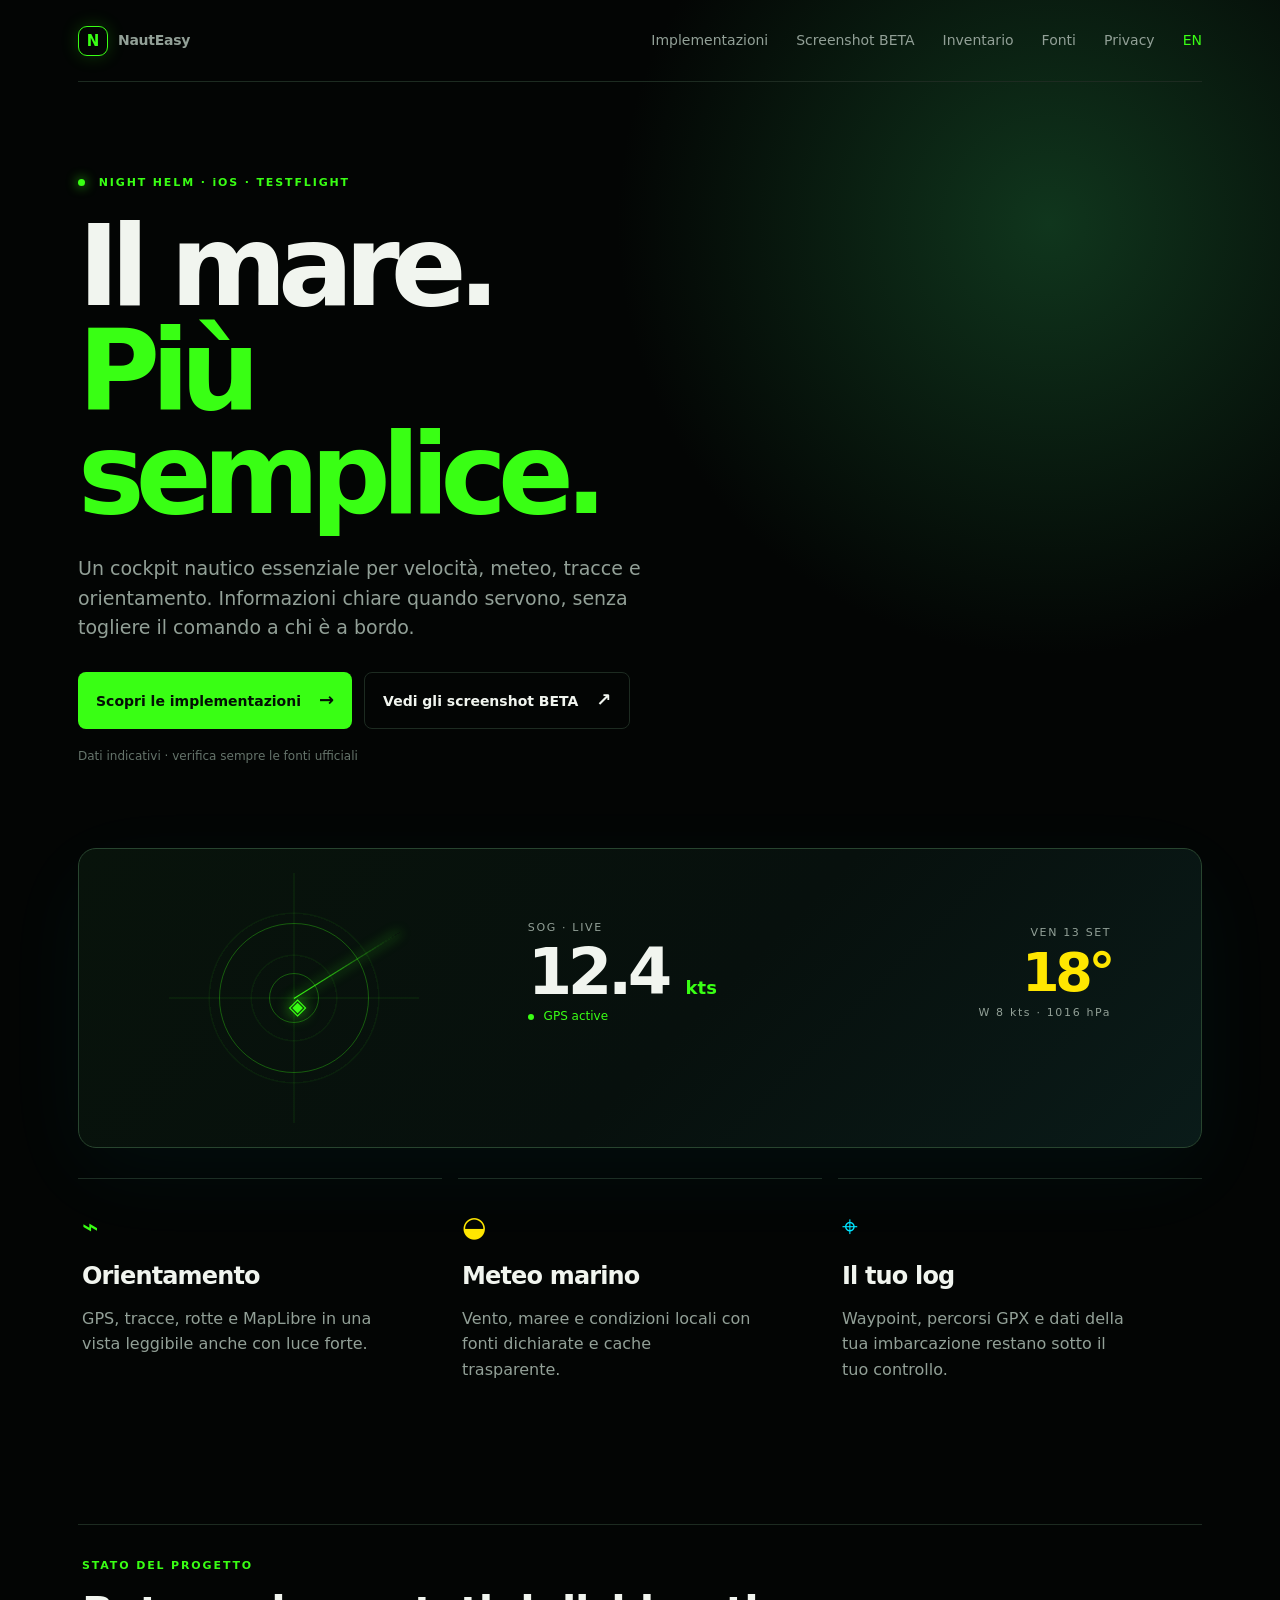
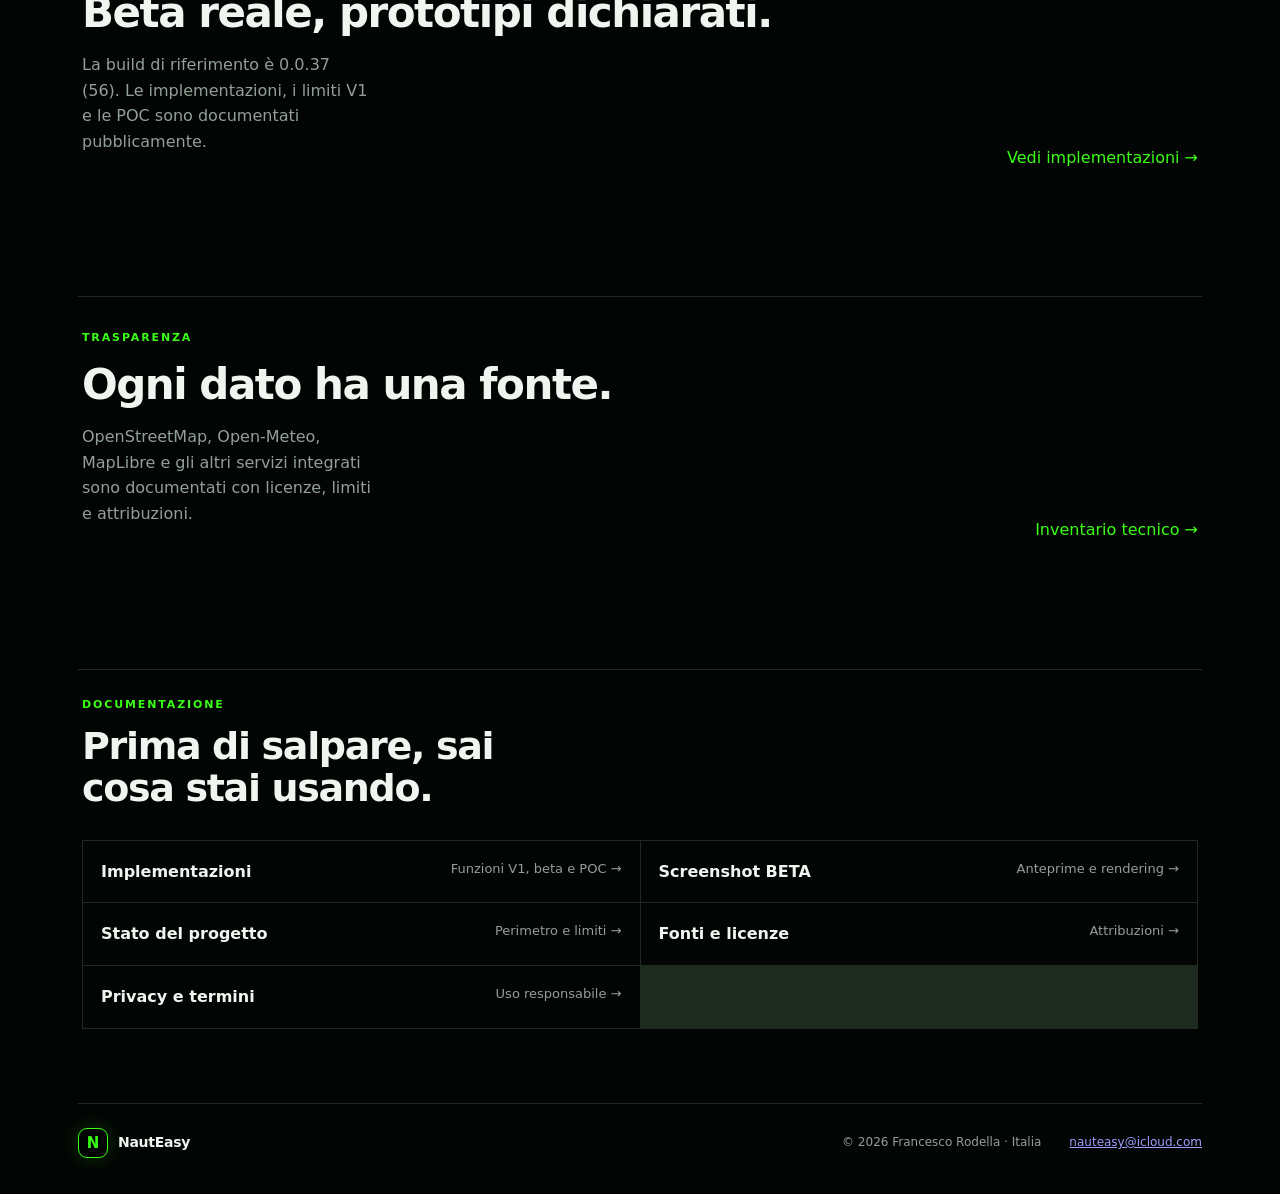
<file: index.html>
<!doctype html><html lang="it"><head><meta charset="utf-8"><meta name="viewport" content="width=device-width,initial-scale=1"><meta name="description" content="NautEasy — cockpit nautico per navigare con più chiarezza."><title>NautEasy — Il mare. Più semplice.</title><link rel="stylesheet" href="styles.css"></head><body><div class="shell"><header class="topbar"><a class="brand" href="index.html"><span class="brand-mark">N</span><span>NautEasy</span></a><nav><a href="implementazioni-it.html">Implementazioni</a><a href="screenshots-it.html">Screenshot BETA</a><a href="inventory-it.html">Inventario</a><a href="references-it.html">Fonti</a><a href="privacy-it.html">Privacy</a><a class="lang" href="index-en.html">EN</a></nav></header><main><section class="hero"><div class="eyebrow"><span class="pulse"></span> NIGHT HELM · iOS · TESTFLIGHT</div><h1>Il mare.<br><em>Più semplice.</em></h1><p class="hero-copy">Un cockpit nautico essenziale per velocità, meteo, tracce e orientamento. Informazioni chiare quando servono, senza togliere il comando a chi è a bordo.</p><div class="hero-actions"><a class="button primary" href="implementazioni-it.html">Scopri le implementazioni <span>→</span></a><a class="button ghost" href="screenshots-it.html">Vedi gli screenshot BETA <span>↗</span></a></div><div class="hero-note">Dati indicativi · verifica sempre le fonti ufficiali</div></section><section class="cockpit-card" aria-label="Anteprima cockpit"><div class="radar"><span class="radar-ring r1"></span><span class="radar-ring r2"></span><span class="radar-line"></span><span class="boat">◈</span></div><div class="telemetry"><span class="label">SOG · LIVE</span><strong>12.4 <small>kts</small></strong><span class="telemetry-line"><i></i> GPS active</span></div><div class="mini-weather"><span>VEN 13 SET</span><strong>18°</strong><span>W 8 kts · 1016 hPa</span></div></section><section class="feature-grid"><article><span class="icon">⌁</span><h2>Orientamento</h2><p>GPS, tracce, rotte e MapLibre in una vista leggibile anche con luce forte.</p></article><article><span class="icon yellow">◒</span><h2>Meteo marino</h2><p>Vento, maree e condizioni locali con fonti dichiarate e cache trasparente.</p></article><article><span class="icon cyan">⌖</span><h2>Il tuo log</h2><p>Waypoint, percorsi GPX e dati della tua imbarcazione restano sotto il tuo controllo.</p></article></section><section class="trust"><div><span class="eyebrow">STATO DEL PROGETTO</span><h2>Beta reale, prototipi dichiarati.</h2><p>La build di riferimento è 0.0.37 (56). Le implementazioni, i limiti V1 e le POC sono documentati pubblicamente.</p></div><a class="text-link" href="implementazioni-it.html">Vedi implementazioni →</a></section><section class="trust"><div><span class="eyebrow">TRASPARENZA</span><h2>Ogni dato ha una fonte.</h2><p>OpenStreetMap, Open-Meteo, MapLibre e gli altri servizi integrati sono documentati con licenze, limiti e attribuzioni.</p></div><a class="text-link" href="inventory-it.html">Inventario tecnico →</a></section><section class="legal"><div class="eyebrow">DOCUMENTAZIONE</div><h2>Prima di salpare, sai cosa stai usando.</h2><div class="legal-links"><a href="implementazioni-it.html"><b>Implementazioni</b><span>Funzioni V1, beta e POC →</span></a><a href="screenshots-it.html"><b>Screenshot BETA</b><span>Anteprime e rendering →</span></a><a href="status-it.html"><b>Stato del progetto</b><span>Perimetro e limiti →</span></a><a href="references-it.html"><b>Fonti e licenze</b><span>Attribuzioni →</span></a><a href="privacy-it.html"><b>Privacy e termini</b><span>Uso responsabile →</span></a></div></section></main><footer><div class="brand"><span class="brand-mark">N</span><span>NautEasy</span></div><span>© 2026 Francesco Rodella · Italia</span><a href="mailto:nauteasy@icloud.com">nauteasy@icloud.com</a></footer></div></body></html>
</file>
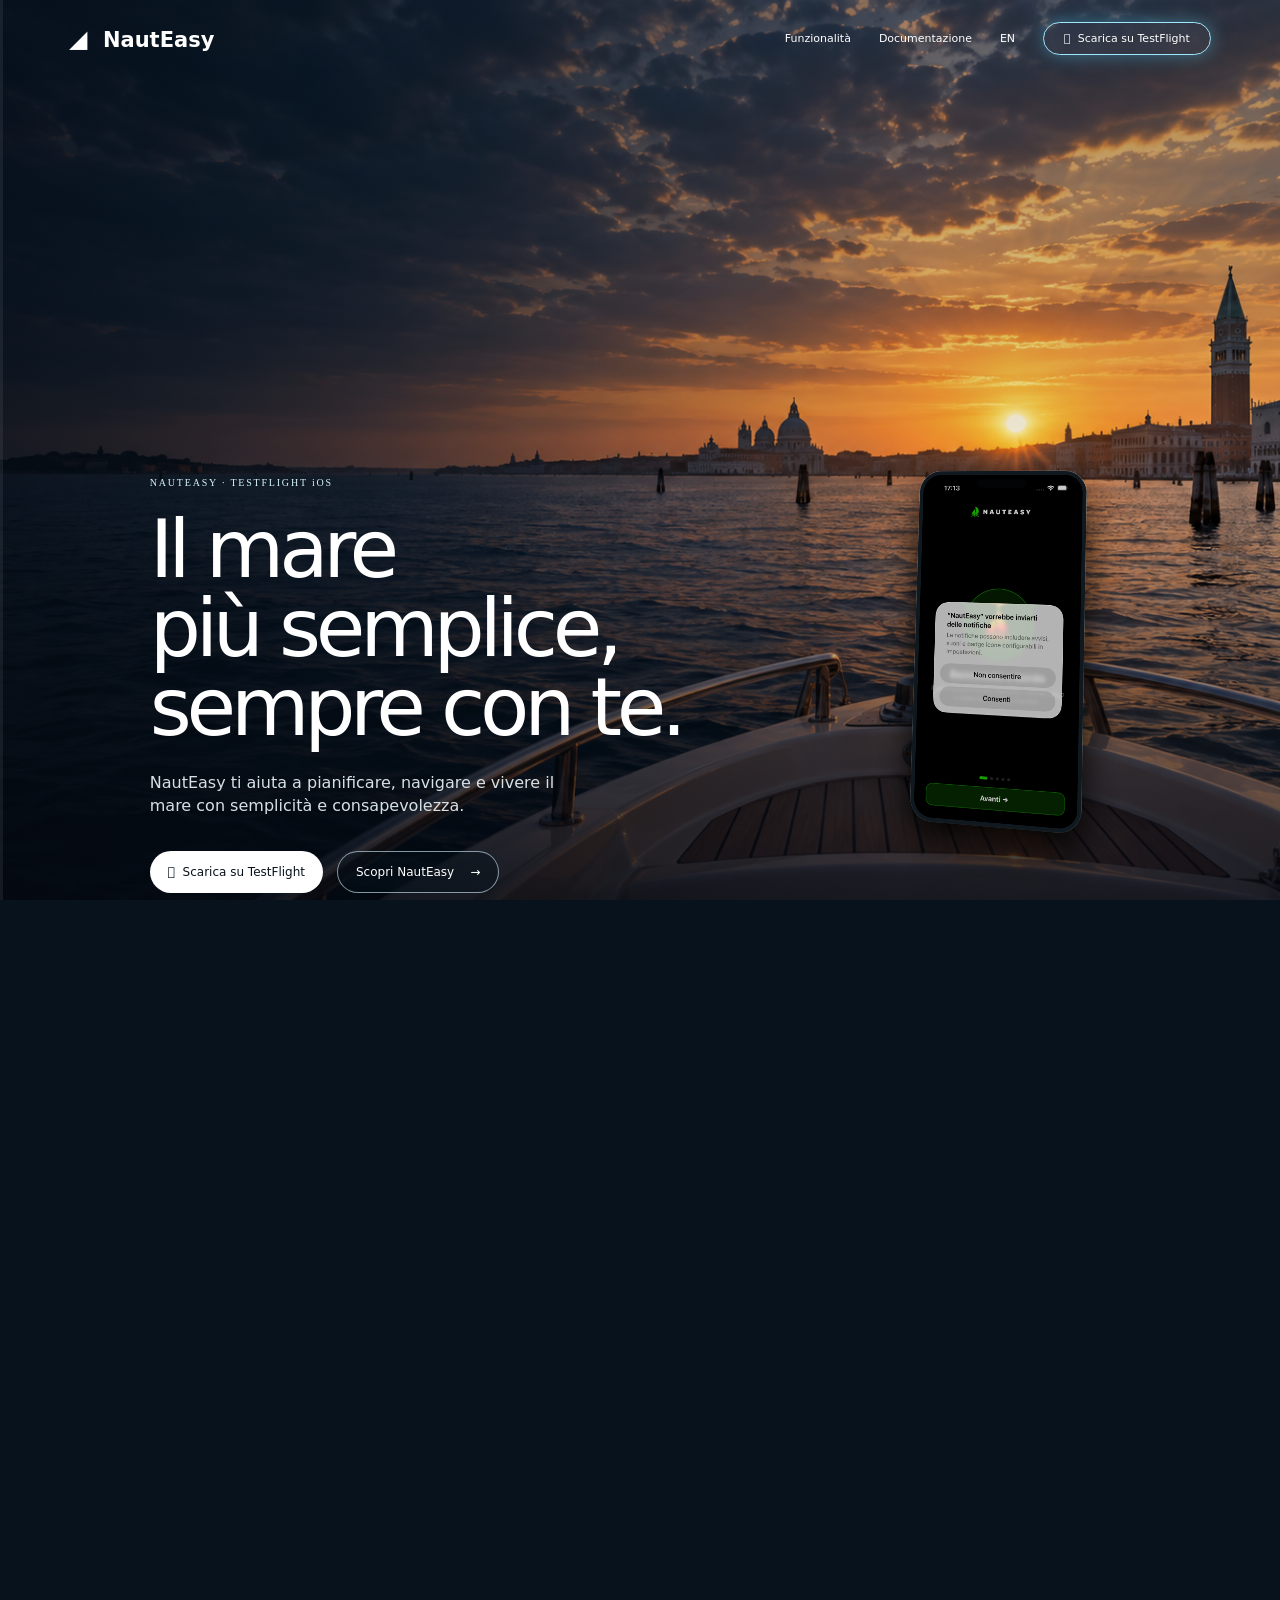
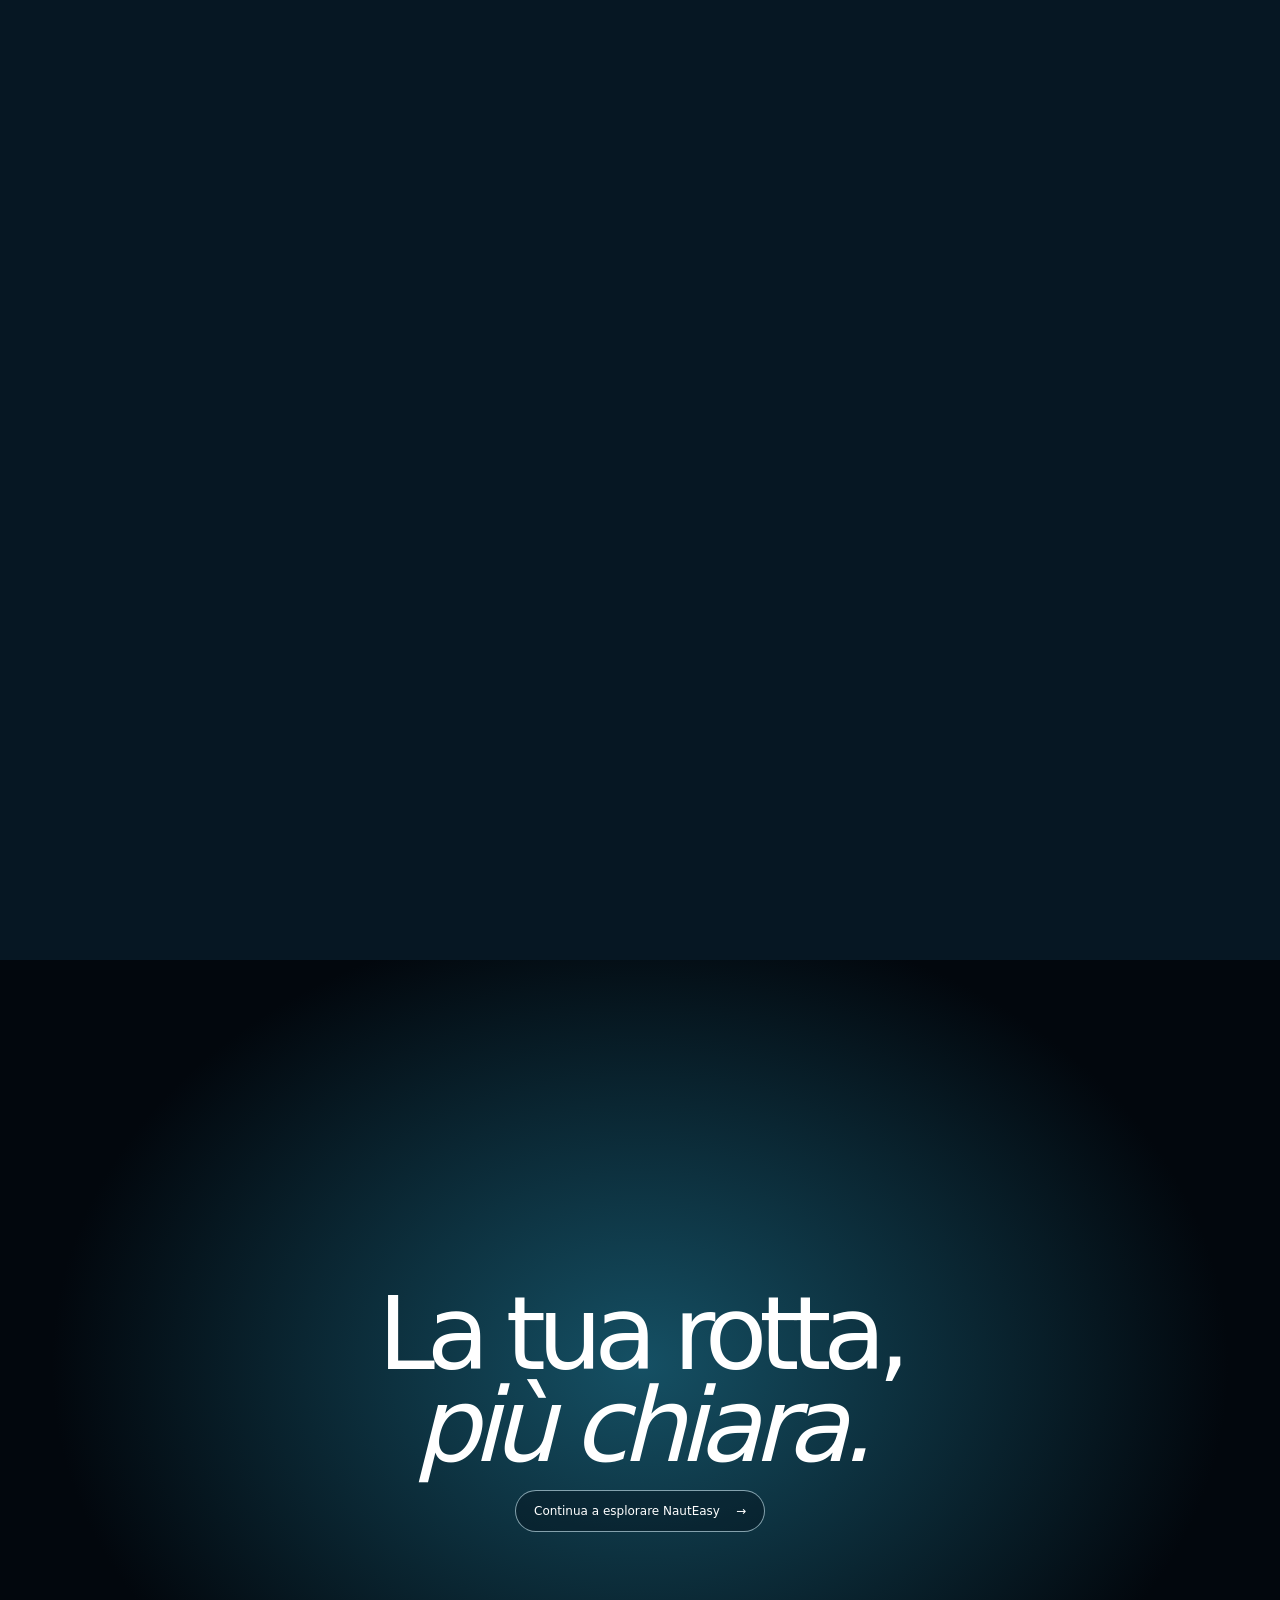
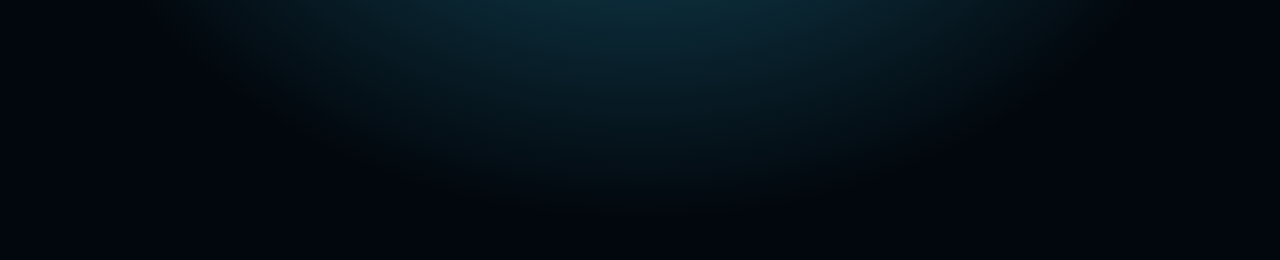
<file: cinematic-poc/index.html>
<!doctype html><html lang="it"><head><meta charset="utf-8"><meta name="viewport" content="width=device-width,initial-scale=1"><meta name="description" content="NautEasy — il mare più semplice."><title>NautEasy — Il mare. Più semplice.</title><link rel="stylesheet" href="styles.css?v=20260917-2"></head><body><div class="progress"><span></span></div><nav><a class="logo" href="../index.html"><span class="sail">◢</span> Naut<span>Easy</span></a><div class="navlinks"><a href="../implementazioni-it.html">Funzionalità</a><a href="../references-it.html">Documentazione</a><a href="../index-en.html">EN</a></div><a class="nav-cta" href="../implementazioni-it.html">&nbsp; Scarica su TestFlight</a></nav><main><section class="scene hero"><div class="hero-placeholder" role="img" aria-label="Hero background temporaneo — fotografia cinematografica Laguna al tramonto"></div><div class="hero-copy"><div class="kicker">NAUTEASY · TESTFLIGHT iOS</div><h1>Il mare<br><em>più semplice,</em><br>sempre con te.</h1><p>NautEasy ti aiuta a pianificare, navigare e vivere il mare con semplicità e consapevolezza.</p><div class="actions"><a class="cta light" href="../implementazioni-it.html">&nbsp; Scarica su TestFlight</a><a class="cta ghost" href="../index.html">Scopri NautEasy <span>→</span></a></div></div><div class="phone"><div class="display"><img class="dashboard" src="assets/dashboard.png?v=20260917-2" alt="Dashboard NautEasy reale"><img class="map" src="assets/map.png?v=20260917-2" alt="Mappa NautEasy reale"></div></div></section><section class="scene map-breakout"><div class="map-full"><div class="map-lines"></div><div class="route"></div><div class="boat-marker">△</div><div class="limit">10 km/h</div></div></section><section class="scene end"><h2>La tua rotta,<br><em>più chiara.</em></h2><a class="cta ghost" href="../index.html">Continua a esplorare NautEasy <span>→</span></a></section></main><script src="script.js?v=20260917-2"></script></body></html>
</file>
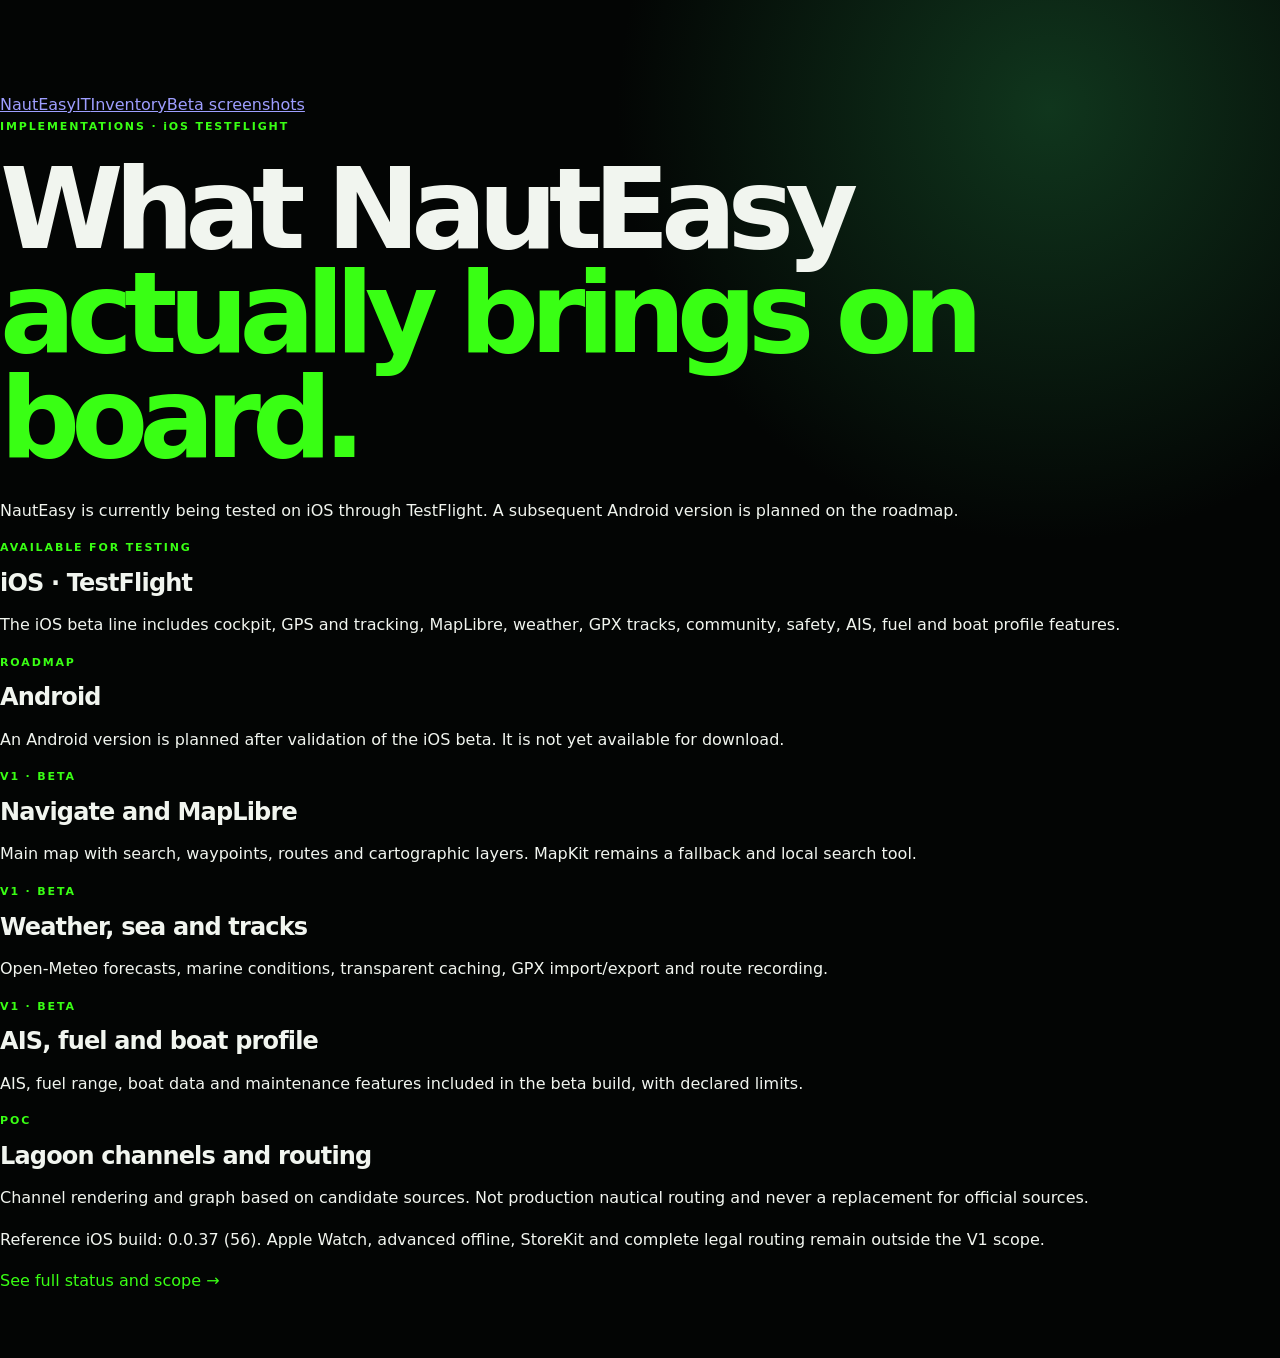
<file: implementazioni-en.html>
<!doctype html><html lang="en"><head><meta charset="utf-8"><meta name="viewport" content="width=device-width,initial-scale=1"><meta name="description" content="NautEasy implementations: iOS TestFlight beta and Android roadmap."><title>Implementations — NautEasy</title><link rel="stylesheet" href="styles.css"></head><body><main><nav><a href="index-en.html">NautEasy</a><a href="implementazioni-it.html">IT</a><a href="inventory-it.html">Inventory</a><a href="screenshots-it.html">Beta screenshots</a></nav><div class="eyebrow">IMPLEMENTATIONS · iOS TESTFLIGHT</div><h1>What NautEasy<br><em>actually brings on board.</em></h1><p class="lead">NautEasy is currently being tested on iOS through TestFlight. A subsequent Android version is planned on the roadmap.</p><section class="status-page-grid"><article class="card"><div class="eyebrow">AVAILABLE FOR TESTING</div><h2>iOS · TestFlight</h2><p>The iOS beta line includes cockpit, GPS and tracking, MapLibre, weather, GPX tracks, community, safety, AIS, fuel and boat profile features.</p></article><article class="card"><div class="eyebrow">ROADMAP</div><h2>Android</h2><p>An Android version is planned after validation of the iOS beta. It is not yet available for download.</p></article><article class="card"><div class="eyebrow">V1 · BETA</div><h2>Navigate and MapLibre</h2><p>Main map with search, waypoints, routes and cartographic layers. MapKit remains a fallback and local search tool.</p></article><article class="card"><div class="eyebrow">V1 · BETA</div><h2>Weather, sea and tracks</h2><p>Open-Meteo forecasts, marine conditions, transparent caching, GPX import/export and route recording.</p></article><article class="card"><div class="eyebrow">V1 · BETA</div><h2>AIS, fuel and boat profile</h2><p>AIS, fuel range, boat data and maintenance features included in the beta build, with declared limits.</p></article><article class="card"><div class="eyebrow">POC</div><h2>Lagoon channels and routing</h2><p>Channel rendering and graph based on candidate sources. Not production nautical routing and never a replacement for official sources.</p></article></section><p class="note">Reference iOS build: 0.0.37 (56). Apple Watch, advanced offline, StoreKit and complete legal routing remain outside the V1 scope.</p><p><a class="text-link" href="status-it.html">See full status and scope →</a></p></main></body></html>
</file>
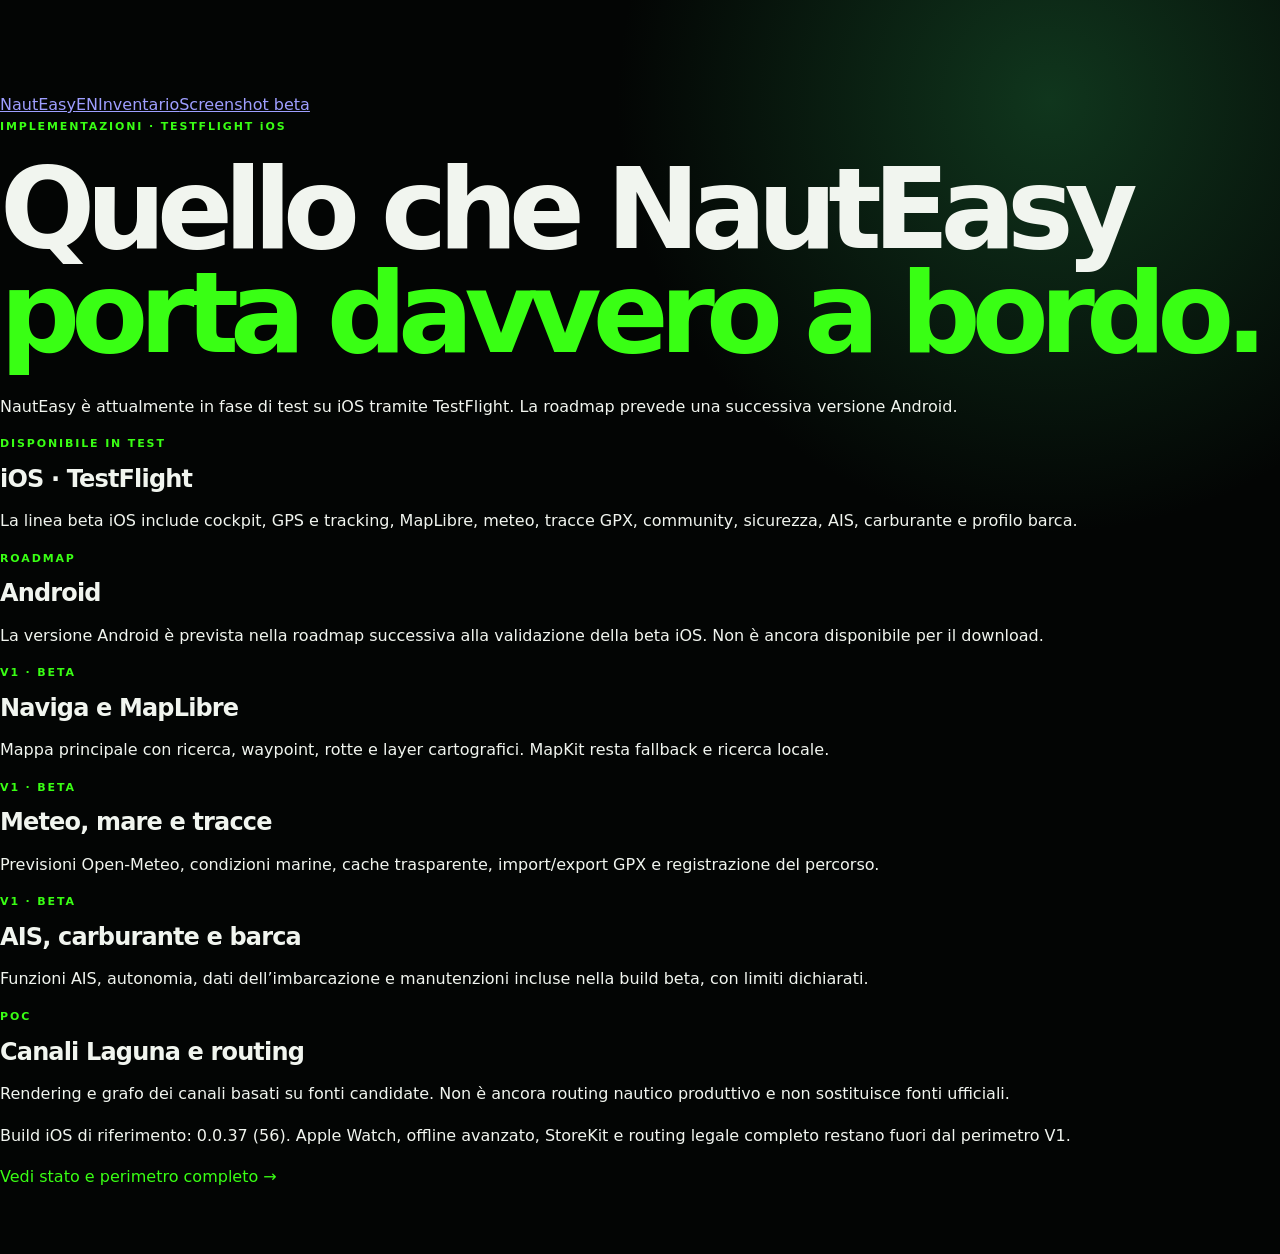
<file: implementazioni-it.html>
<!doctype html><html lang="it"><head><meta charset="utf-8"><meta name="viewport" content="width=device-width,initial-scale=1"><meta name="description" content="Implementazioni NautEasy: app iOS in fase TestFlight e roadmap Android."><title>Implementazioni — NautEasy</title><link rel="stylesheet" href="styles.css"></head><body><main><nav><a href="index.html">NautEasy</a><a href="implementazioni-en.html">EN</a><a href="inventory-it.html">Inventario</a><a href="screenshots-it.html">Screenshot beta</a></nav><div class="eyebrow">IMPLEMENTAZIONI · TESTFLIGHT iOS</div><h1>Quello che NautEasy<br><em>porta davvero a bordo.</em></h1><p class="lead">NautEasy è attualmente in fase di test su iOS tramite TestFlight. La roadmap prevede una successiva versione Android.</p><section class="status-page-grid"><article class="card"><div class="eyebrow">DISPONIBILE IN TEST</div><h2>iOS · TestFlight</h2><p>La linea beta iOS include cockpit, GPS e tracking, MapLibre, meteo, tracce GPX, community, sicurezza, AIS, carburante e profilo barca.</p></article><article class="card"><div class="eyebrow">ROADMAP</div><h2>Android</h2><p>La versione Android è prevista nella roadmap successiva alla validazione della beta iOS. Non è ancora disponibile per il download.</p></article><article class="card"><div class="eyebrow">V1 · BETA</div><h2>Naviga e MapLibre</h2><p>Mappa principale con ricerca, waypoint, rotte e layer cartografici. MapKit resta fallback e ricerca locale.</p></article><article class="card"><div class="eyebrow">V1 · BETA</div><h2>Meteo, mare e tracce</h2><p>Previsioni Open-Meteo, condizioni marine, cache trasparente, import/export GPX e registrazione del percorso.</p></article><article class="card"><div class="eyebrow">V1 · BETA</div><h2>AIS, carburante e barca</h2><p>Funzioni AIS, autonomia, dati dell’imbarcazione e manutenzioni incluse nella build beta, con limiti dichiarati.</p></article><article class="card"><div class="eyebrow">POC</div><h2>Canali Laguna e routing</h2><p>Rendering e grafo dei canali basati su fonti candidate. Non è ancora routing nautico produttivo e non sostituisce fonti ufficiali.</p></article></section><p class="note">Build iOS di riferimento: 0.0.37 (56). Apple Watch, offline avanzato, StoreKit e routing legale completo restano fuori dal perimetro V1.</p><p><a class="text-link" href="status-it.html">Vedi stato e perimetro completo →</a></p></main></body></html>
</file>
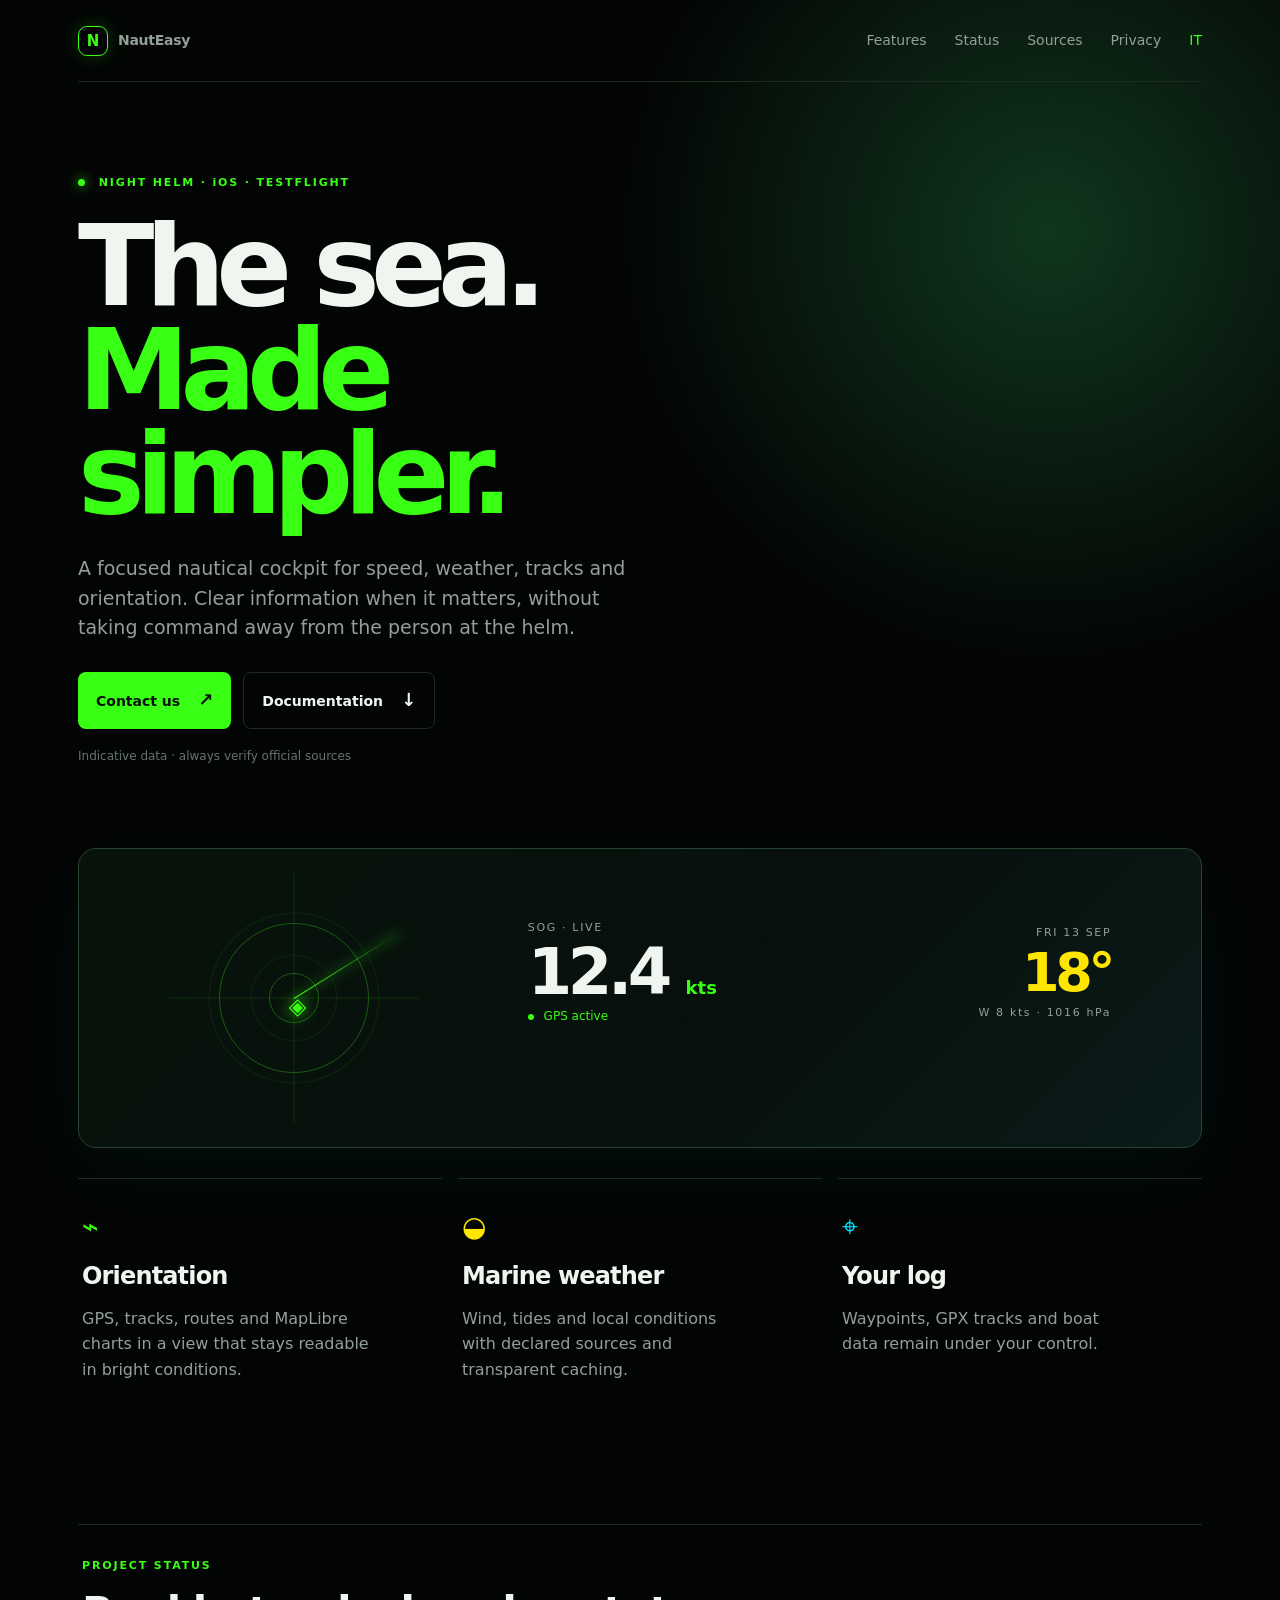
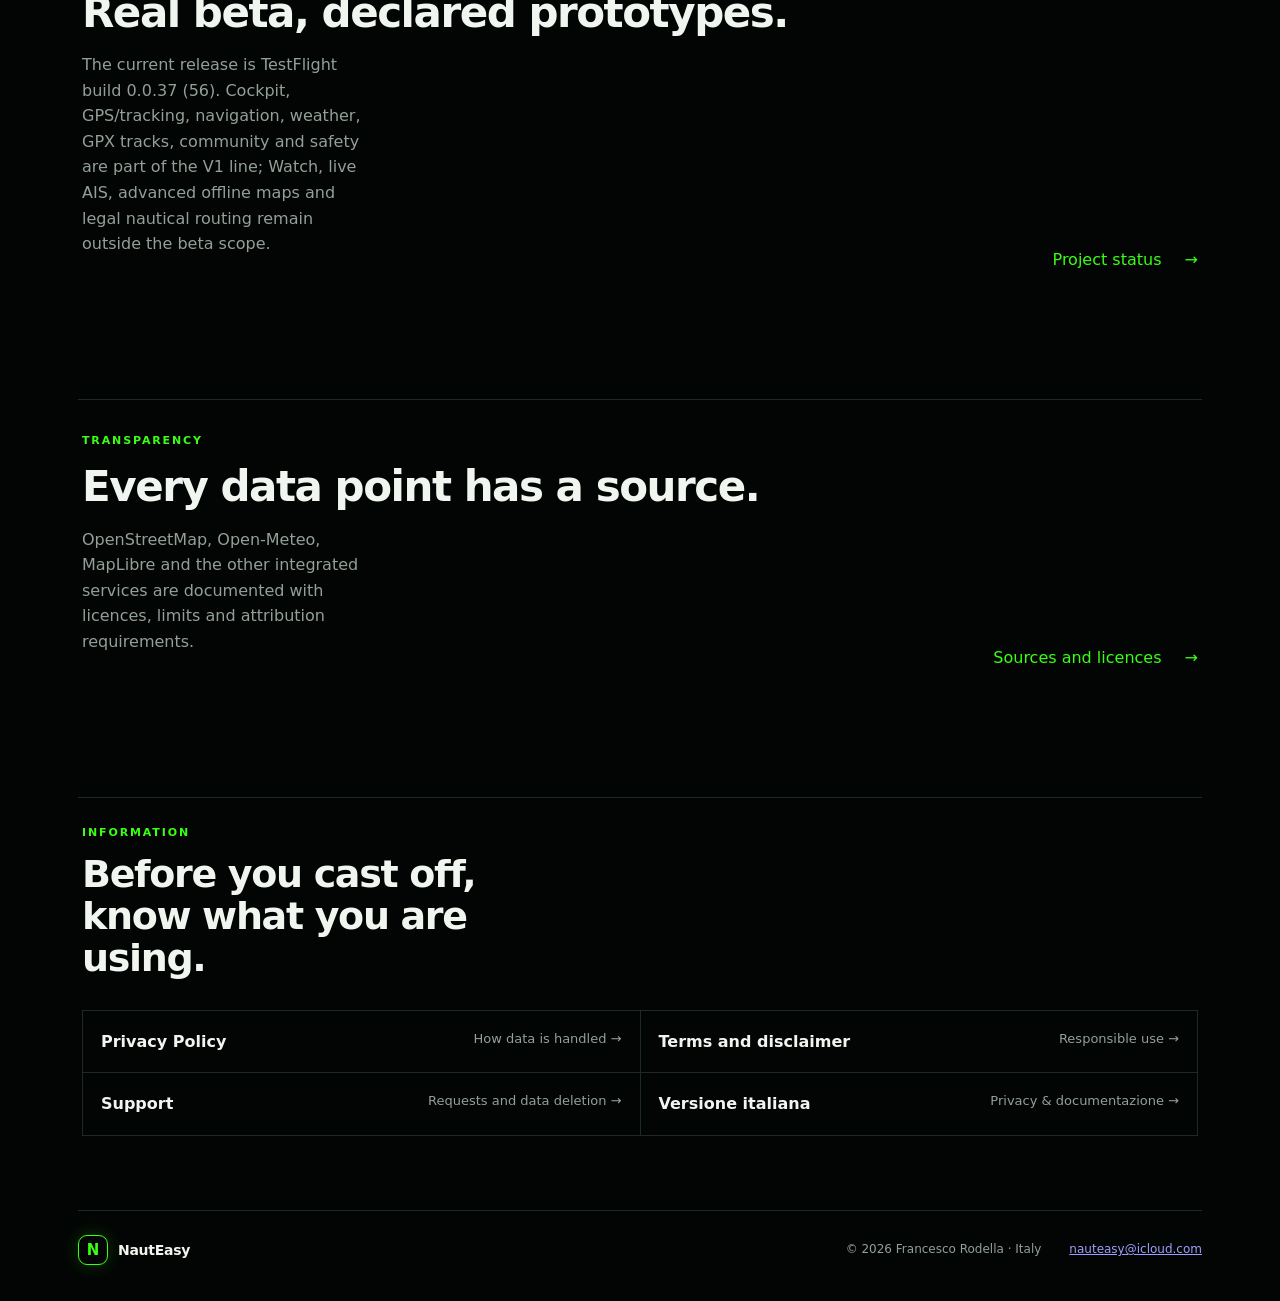
<file: index-en.html>
<!doctype html><html lang="en"><head><meta charset="utf-8"><meta name="viewport" content="width=device-width,initial-scale=1"><meta name="description" content="NautEasy — a clearer cockpit for coastal navigation."><title>NautEasy — Navigate with confidence</title><link rel="stylesheet" href="styles.css"></head><body><div class="shell"><header class="topbar"><a class="brand" href="index-en.html"><span class="brand-mark">N</span><span>NautEasy</span></a><nav><a href="#features">Features</a><a href="#status">Status</a><a href="#trust">Sources</a><a href="privacy-en.html">Privacy</a><a class="lang" href="index.html">IT</a></nav></header><main><section class="hero"><div class="eyebrow"><span class="pulse"></span> NIGHT HELM · iOS · TESTFLIGHT</div><h1>The sea.<br><em>Made simpler.</em></h1><p class="hero-copy">A focused nautical cockpit for speed, weather, tracks and orientation. Clear information when it matters, without taking command away from the person at the helm.</p><div class="hero-actions"><a class="button primary" href="mailto:nauteasy@icloud.com?subject=NautEasy%20support">Contact us <span>↗</span></a><a class="button ghost" href="#legal">Documentation <span>↓</span></a></div><div class="hero-note">Indicative data · always verify official sources</div></section><section class="cockpit-card" aria-label="Cockpit preview"><div class="radar"><span class="radar-ring r1"></span><span class="radar-ring r2"></span><span class="radar-line"></span><span class="boat">◈</span></div><div class="telemetry"><span class="label">SOG · LIVE</span><strong>12.4 <small>kts</small></strong><span class="telemetry-line"><i></i> GPS active</span></div><div class="mini-weather"><span>FRI 13 SEP</span><strong>18°</strong><span>W 8 kts · 1016 hPa</span></div></section><section id="features" class="feature-grid"><article><span class="icon">⌁</span><h2>Orientation</h2><p>GPS, tracks, routes and MapLibre charts in a view that stays readable in bright conditions.</p></article><article><span class="icon yellow">◒</span><h2>Marine weather</h2><p>Wind, tides and local conditions with declared sources and transparent caching.</p></article><article><span class="icon cyan">⌖</span><h2>Your log</h2><p>Waypoints, GPX tracks and boat data remain under your control.</p></article></section><section id="status" class="trust"><div><span class="eyebrow">PROJECT STATUS</span><h2>Real beta, declared prototypes.</h2><p>The current release is TestFlight build 0.0.37 (56). Cockpit, GPS/tracking, navigation, weather, GPX tracks, community and safety are part of the V1 line; Watch, live AIS, advanced offline maps and legal nautical routing remain outside the beta scope.</p></div><a class="text-link" href="status-it.html">Project status <span>→</span></a></section><section id="trust" class="trust"><div><span class="eyebrow">TRANSPARENCY</span><h2>Every data point has a source.</h2><p>OpenStreetMap, Open-Meteo, MapLibre and the other integrated services are documented with licences, limits and attribution requirements.</p></div><a class="text-link" href="references-it.html">Sources and licences <span>→</span></a></section><section id="legal" class="legal"><div class="eyebrow">INFORMATION</div><h2>Before you cast off, know what you are using.</h2><div class="legal-links"><a href="privacy-en.html"><b>Privacy Policy</b><span>How data is handled →</span></a><a href="terms-en.html"><b>Terms and disclaimer</b><span>Responsible use →</span></a><a href="support-it.html"><b>Support</b><span>Requests and data deletion →</span></a><a href="index.html"><b>Versione italiana</b><span>Privacy &amp; documentazione →</span></a></div></section></main><footer><div class="brand"><span class="brand-mark">N</span><span>NautEasy</span></div><span>© 2026 Francesco Rodella · Italy</span><a href="mailto:nauteasy@icloud.com">nauteasy@icloud.com</a></footer></div></body></html>
</file>
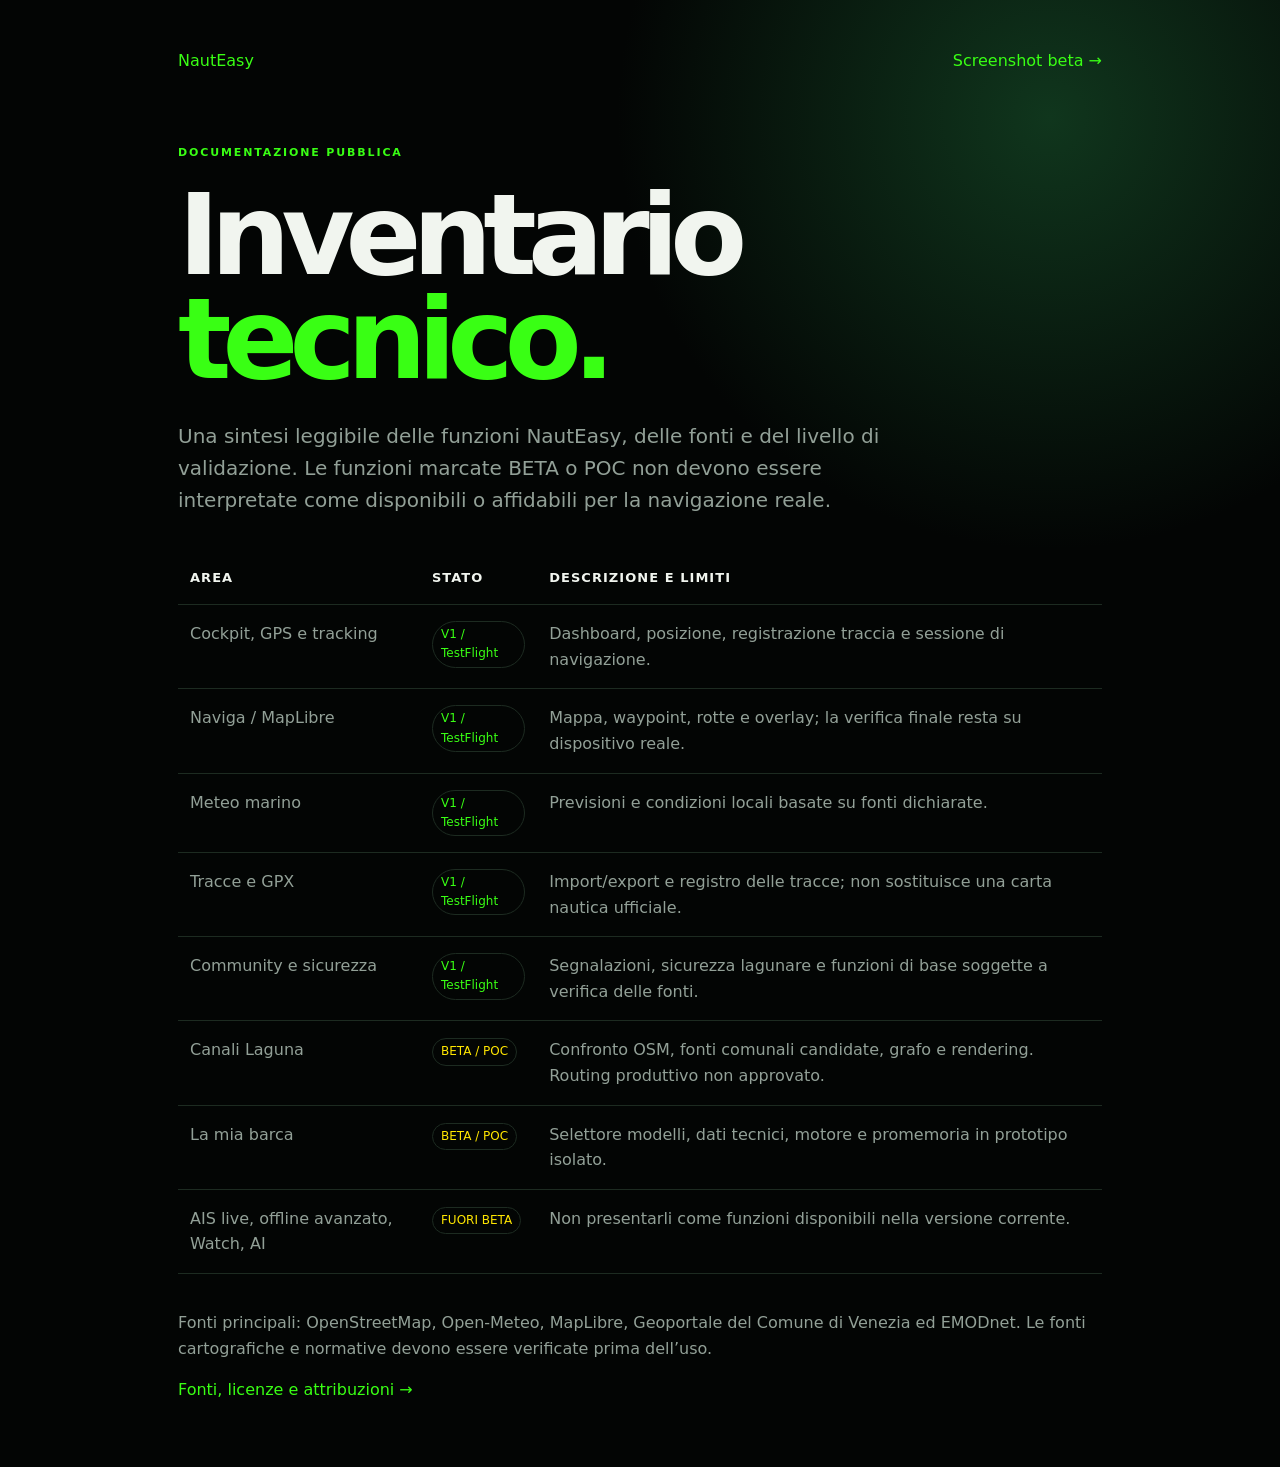
<file: inventory-it.html>
<!doctype html><html lang="it"><head><meta charset="utf-8"><meta name="viewport" content="width=device-width,initial-scale=1"><meta name="description" content="Inventario tecnico pubblico di NautEasy: funzioni, fonti e stato di validazione."><title>Inventario tecnico — NautEasy</title><link rel="stylesheet" href="styles.css"><style>main{max-width:980px;margin:auto;padding:48px 28px}nav{display:flex;justify-content:space-between;margin-bottom:70px}nav a,.text-link{color:var(--green);text-decoration:none}.lead,.note,td{color:var(--muted)}.lead{font-size:20px;max-width:720px}.inventory{width:100%;border-collapse:collapse;margin:36px 0}.inventory th,.inventory td{padding:16px 12px;border-bottom:1px solid var(--line);text-align:left;vertical-align:top}.inventory th{color:var(--text);font-size:13px;text-transform:uppercase;letter-spacing:.08em}.tag{display:inline-block;padding:3px 8px;border:1px solid var(--line);border-radius:999px;color:var(--green);font-size:12px}.tag.beta{color:var(--yellow)}@media(max-width:700px){main{padding:32px 18px;overflow:auto}.inventory{min-width:680px}}
</style></head><body><main><nav><a href="index.html">NautEasy</a><a href="screenshots-it.html">Screenshot beta →</a></nav><div class="eyebrow">DOCUMENTAZIONE PUBBLICA</div><h1>Inventario<br><em>tecnico.</em></h1><p class="lead">Una sintesi leggibile delle funzioni NautEasy, delle fonti e del livello di validazione. Le funzioni marcate BETA o POC non devono essere interpretate come disponibili o affidabili per la navigazione reale.</p><table class="inventory"><thead><tr><th>Area</th><th>Stato</th><th>Descrizione e limiti</th></tr></thead><tbody><tr><td>Cockpit, GPS e tracking</td><td><span class="tag">V1 / TestFlight</span></td><td>Dashboard, posizione, registrazione traccia e sessione di navigazione.</td></tr><tr><td>Naviga / MapLibre</td><td><span class="tag">V1 / TestFlight</span></td><td>Mappa, waypoint, rotte e overlay; la verifica finale resta su dispositivo reale.</td></tr><tr><td>Meteo marino</td><td><span class="tag">V1 / TestFlight</span></td><td>Previsioni e condizioni locali basate su fonti dichiarate.</td></tr><tr><td>Tracce e GPX</td><td><span class="tag">V1 / TestFlight</span></td><td>Import/export e registro delle tracce; non sostituisce una carta nautica ufficiale.</td></tr><tr><td>Community e sicurezza</td><td><span class="tag">V1 / TestFlight</span></td><td>Segnalazioni, sicurezza lagunare e funzioni di base soggette a verifica delle fonti.</td></tr><tr><td>Canali Laguna</td><td><span class="tag beta">BETA / POC</span></td><td>Confronto OSM, fonti comunali candidate, grafo e rendering. Routing produttivo non approvato.</td></tr><tr><td>La mia barca</td><td><span class="tag beta">BETA / POC</span></td><td>Selettore modelli, dati tecnici, motore e promemoria in prototipo isolato.</td></tr><tr><td>AIS live, offline avanzato, Watch, AI</td><td><span class="tag beta">FUORI BETA</span></td><td>Non presentarli come funzioni disponibili nella versione corrente.</td></tr></tbody></table><p class="note">Fonti principali: OpenStreetMap, Open-Meteo, MapLibre, Geoportale del Comune di Venezia ed EMODnet. Le fonti cartografiche e normative devono essere verificate prima dell’uso.</p><p><a class="text-link" href="references-it.html">Fonti, licenze e attribuzioni →</a></p></main></body></html>
</file>
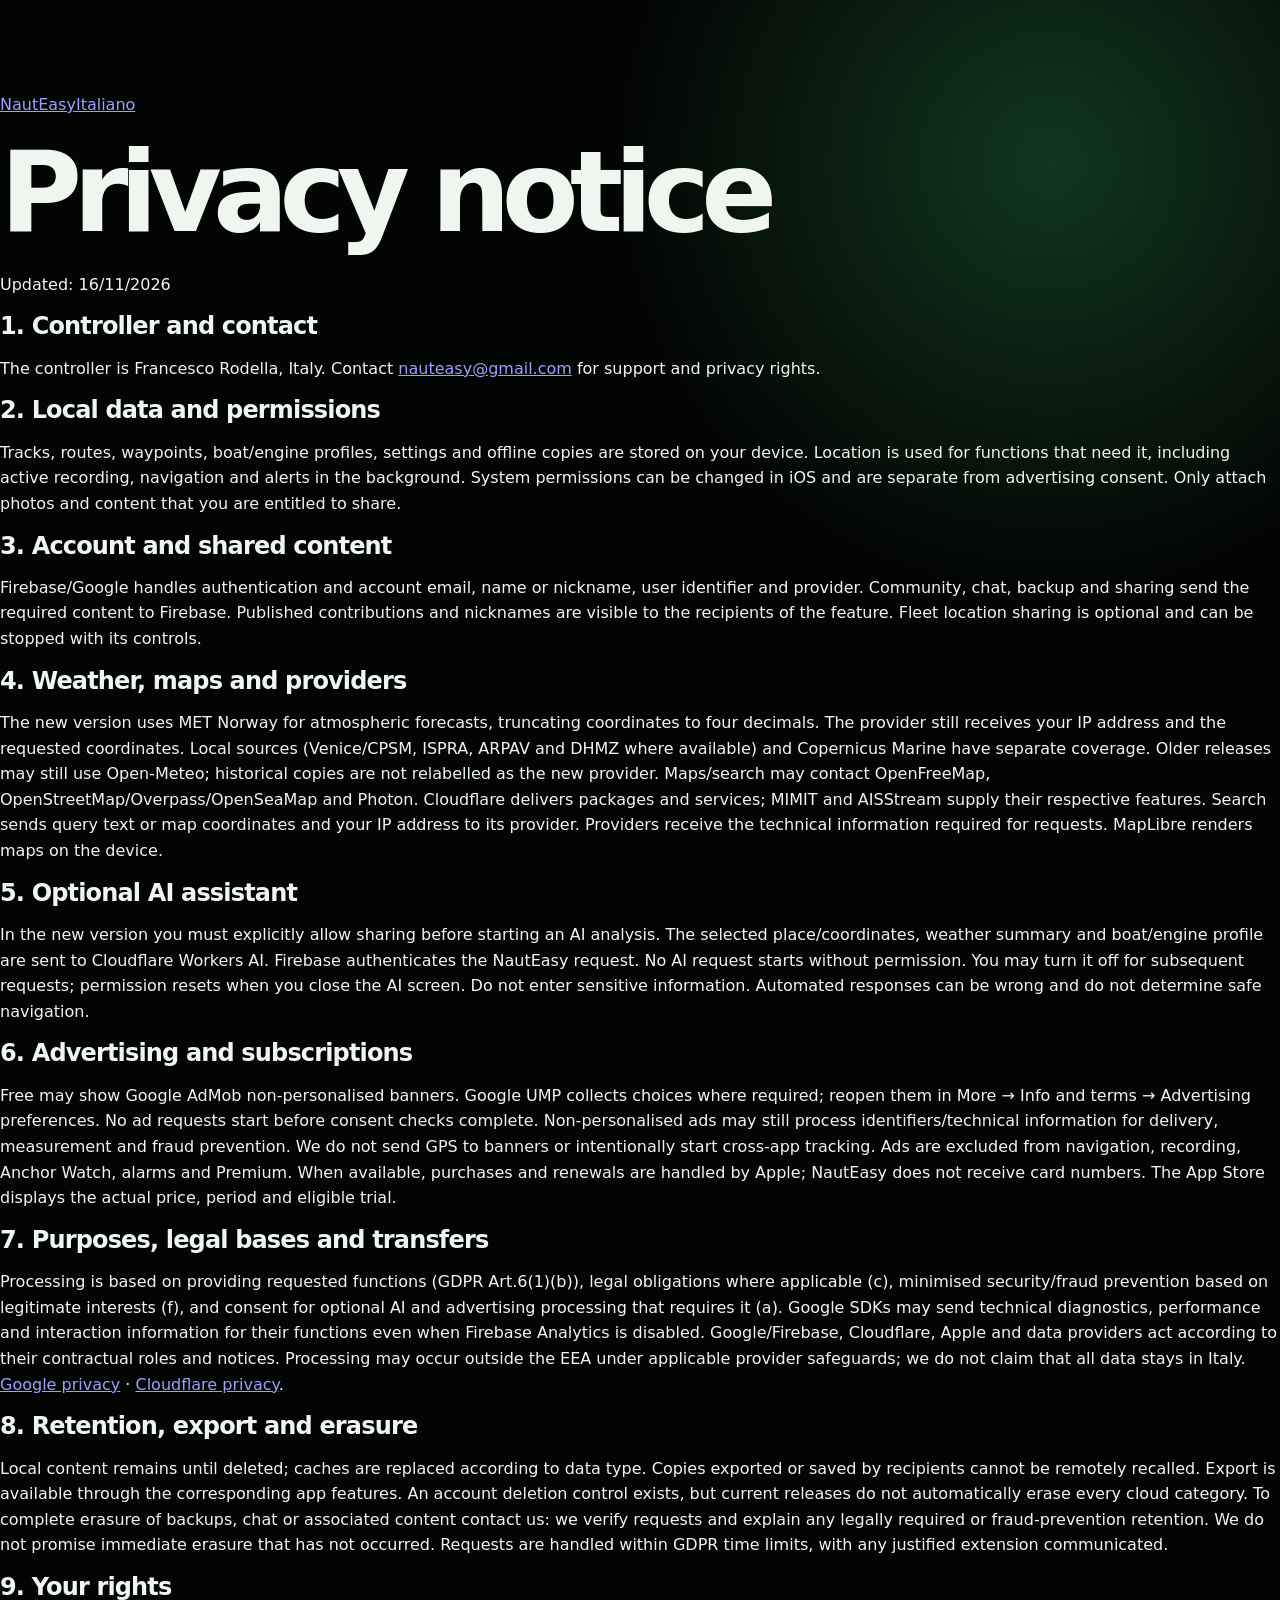
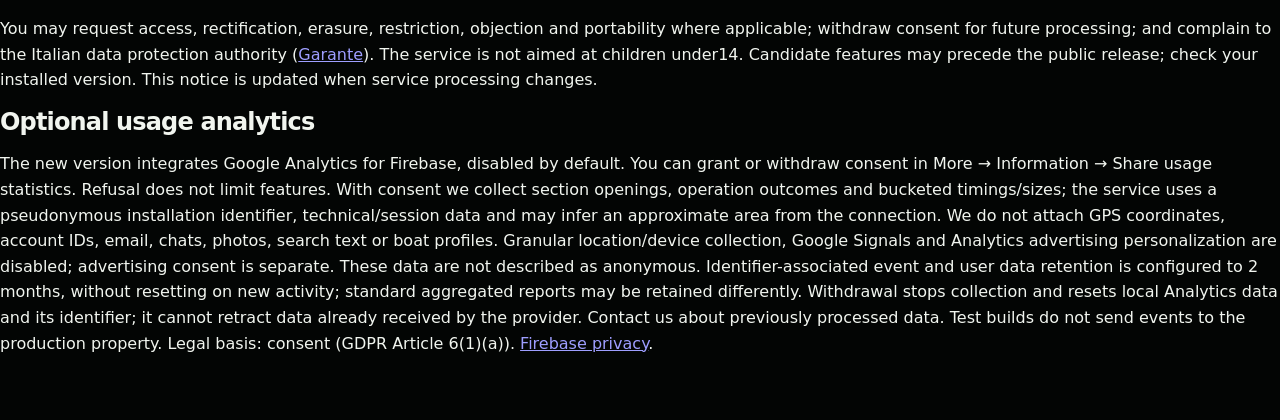
<file: privacy-en.html>
<!doctype html>
<html lang="en"><head><meta charset="utf-8"><meta name="viewport" content="width=device-width,initial-scale=1"><title>Privacy notice — NautEasy</title><link rel="stylesheet" href="styles.css"></head><body><main><nav><a href="index.html">NautEasy</a><a href="privacy-it.html">Italiano</a></nav><h1>Privacy notice</h1><p class="muted">Updated: 16/11/2026</p>
<section><h2>1. Controller and contact</h2><p>The controller is Francesco Rodella, Italy. Contact <a href="mailto:nauteasy@gmail.com">nauteasy@gmail.com</a> for support and privacy rights.</p></section>
<section><h2>2. Local data and permissions</h2><p>Tracks, routes, waypoints, boat/engine profiles, settings and offline copies are stored on your device. Location is used for functions that need it, including active recording, navigation and alerts in the background. System permissions can be changed in iOS and are separate from advertising consent. Only attach photos and content that you are entitled to share.</p></section>
<section><h2>3. Account and shared content</h2><p>Firebase/Google handles authentication and account email, name or nickname, user identifier and provider. Community, chat, backup and sharing send the required content to Firebase. Published contributions and nicknames are visible to the recipients of the feature. Fleet location sharing is optional and can be stopped with its controls.</p></section>
<section><h2>4. Weather, maps and providers</h2><p>The new version uses MET Norway for atmospheric forecasts, truncating coordinates to four decimals. The provider still receives your IP address and the requested coordinates. Local sources (Venice/CPSM, ISPRA, ARPAV and DHMZ where available) and Copernicus Marine have separate coverage. Older releases may still use Open-Meteo; historical copies are not relabelled as the new provider. Maps/search may contact OpenFreeMap, OpenStreetMap/Overpass/OpenSeaMap and Photon. Cloudflare delivers packages and services; MIMIT and AISStream supply their respective features. Search sends query text or map coordinates and your IP address to its provider. Providers receive the technical information required for requests. MapLibre renders maps on the device.</p></section>
<section><h2>5. Optional AI assistant</h2><p>In the new version you must explicitly allow sharing before starting an AI analysis. The selected place/coordinates, weather summary and boat/engine profile are sent to Cloudflare Workers AI. Firebase authenticates the NautEasy request. No AI request starts without permission. You may turn it off for subsequent requests; permission resets when you close the AI screen. Do not enter sensitive information. Automated responses can be wrong and do not determine safe navigation.</p></section>
<section><h2>6. Advertising and subscriptions</h2><p>Free may show Google AdMob non-personalised banners. Google UMP collects choices where required; reopen them in More → Info and terms → Advertising preferences. No ad requests start before consent checks complete. Non-personalised ads may still process identifiers/technical information for delivery, measurement and fraud prevention. We do not send GPS to banners or intentionally start cross-app tracking. Ads are excluded from navigation, recording, Anchor Watch, alarms and Premium. When available, purchases and renewals are handled by Apple; NautEasy does not receive card numbers. The App Store displays the actual price, period and eligible trial.</p></section>
<section><h2>7. Purposes, legal bases and transfers</h2><p>Processing is based on providing requested functions (GDPR Art.6(1)(b)), legal obligations where applicable (c), minimised security/fraud prevention based on legitimate interests (f), and consent for optional AI and advertising processing that requires it (a). Google SDKs may send technical diagnostics, performance and interaction information for their functions even when Firebase Analytics is disabled. Google/Firebase, Cloudflare, Apple and data providers act according to their contractual roles and notices. Processing may occur outside the EEA under applicable provider safeguards; we do not claim that all data stays in Italy. <a href="https://policies.google.com/privacy">Google privacy</a> · <a href="https://www.cloudflare.com/privacypolicy/">Cloudflare privacy</a>.</p></section>
<section><h2>8. Retention, export and erasure</h2><p>Local content remains until deleted; caches are replaced according to data type. Copies exported or saved by recipients cannot be remotely recalled. Export is available through the corresponding app features. An account deletion control exists, but current releases do not automatically erase every cloud category. To complete erasure of backups, chat or associated content contact us: we verify requests and explain any legally required or fraud-prevention retention. We do not promise immediate erasure that has not occurred. Requests are handled within GDPR time limits, with any justified extension communicated.</p></section>
<section><h2>9. Your rights</h2><p>You may request access, rectification, erasure, restriction, objection and portability where applicable; withdraw consent for future processing; and complain to the Italian data protection authority (<a href="https://www.garanteprivacy.it/">Garante</a>). The service is not aimed at children under14. Candidate features may precede the public release; check your installed version. This notice is updated when service processing changes.</p></section>
<section><h2>Optional usage analytics</h2><p>The new version integrates Google Analytics for Firebase, disabled by default. You can grant or withdraw consent in More → Information → Share usage statistics. Refusal does not limit features. With consent we collect section openings, operation outcomes and bucketed timings/sizes; the service uses a pseudonymous installation identifier, technical/session data and may infer an approximate area from the connection. We do not attach GPS coordinates, account IDs, email, chats, photos, search text or boat profiles. Granular location/device collection, Google Signals and Analytics advertising personalization are disabled; advertising consent is separate. These data are not described as anonymous. Identifier-associated event and user data retention is configured to 2 months, without resetting on new activity; standard aggregated reports may be retained differently. Withdrawal stops collection and resets local Analytics data and its identifier; it cannot retract data already received by the provider. Contact us about previously processed data. Test builds do not send events to the production property. Legal basis: consent (GDPR Article 6(1)(a)). <a href="https://firebase.google.com/support/privacy">Firebase privacy</a>.</p></section>
</main></body></html>
</file>
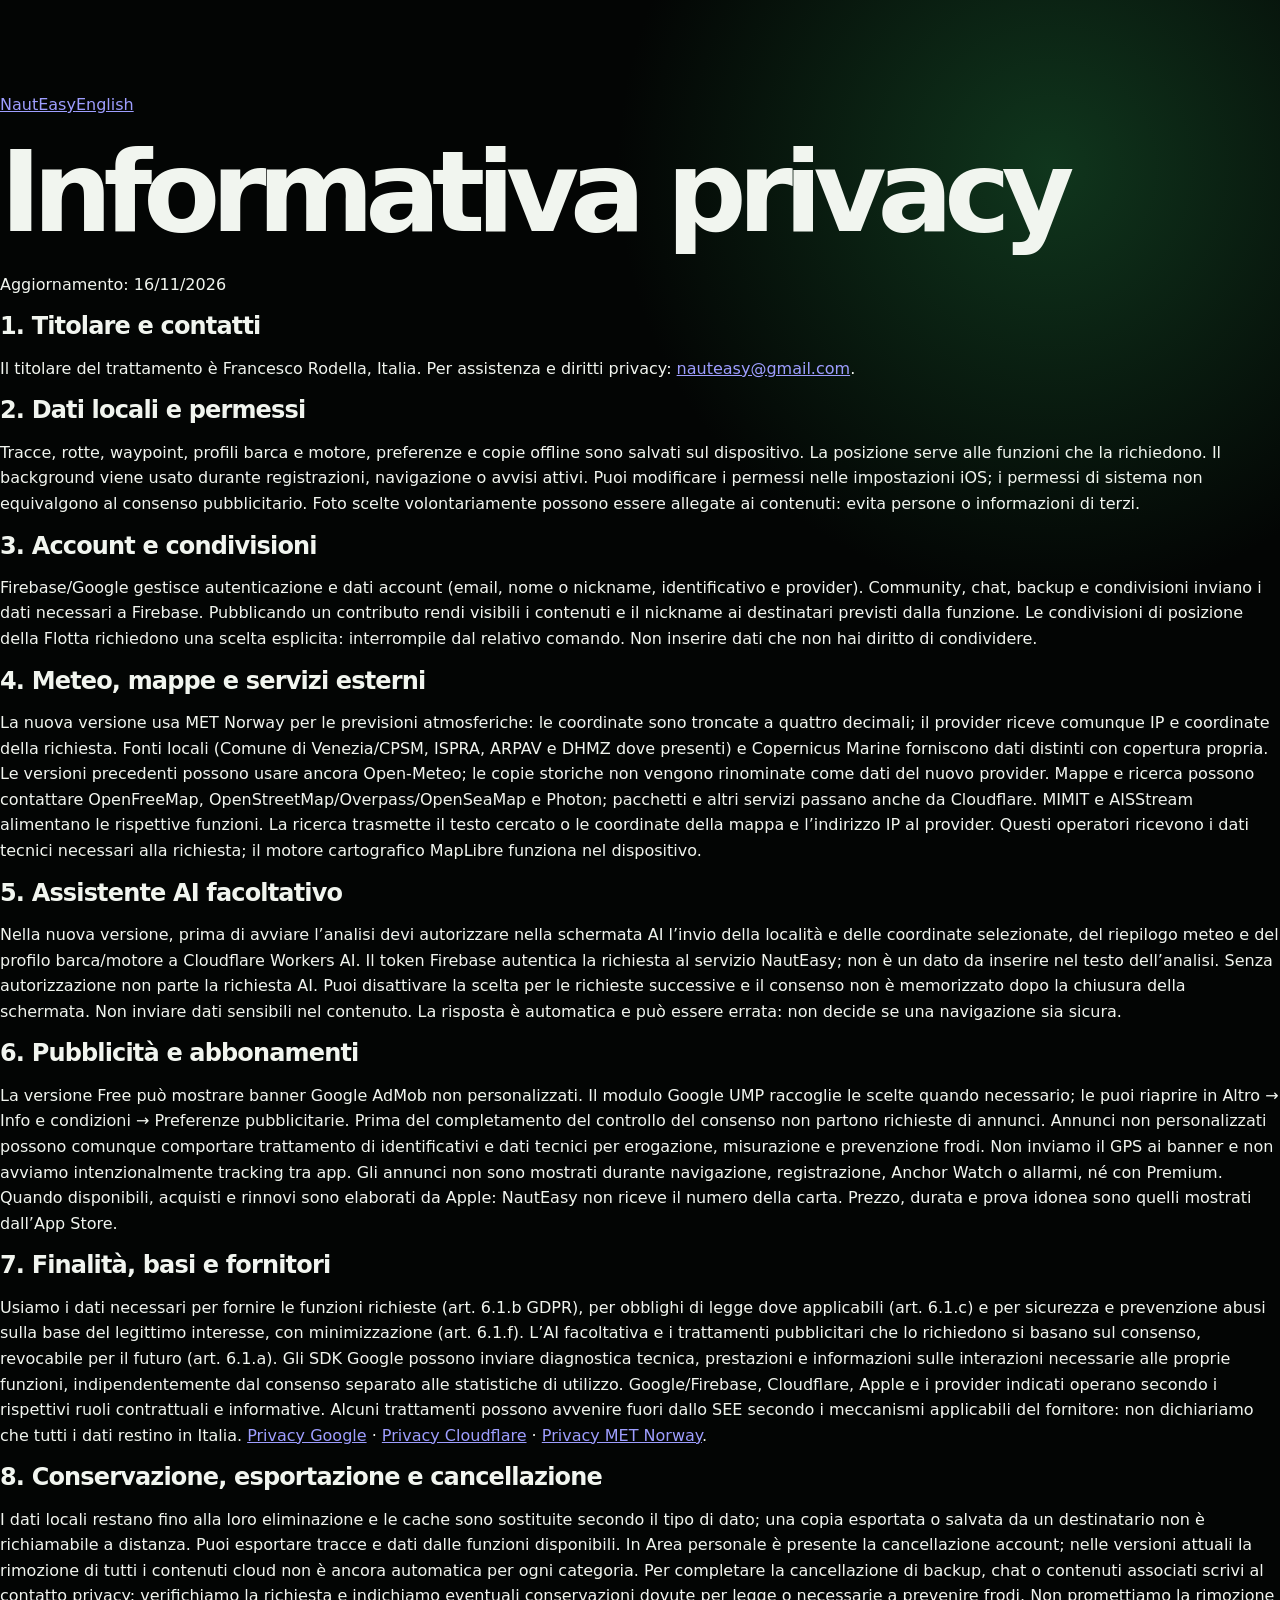
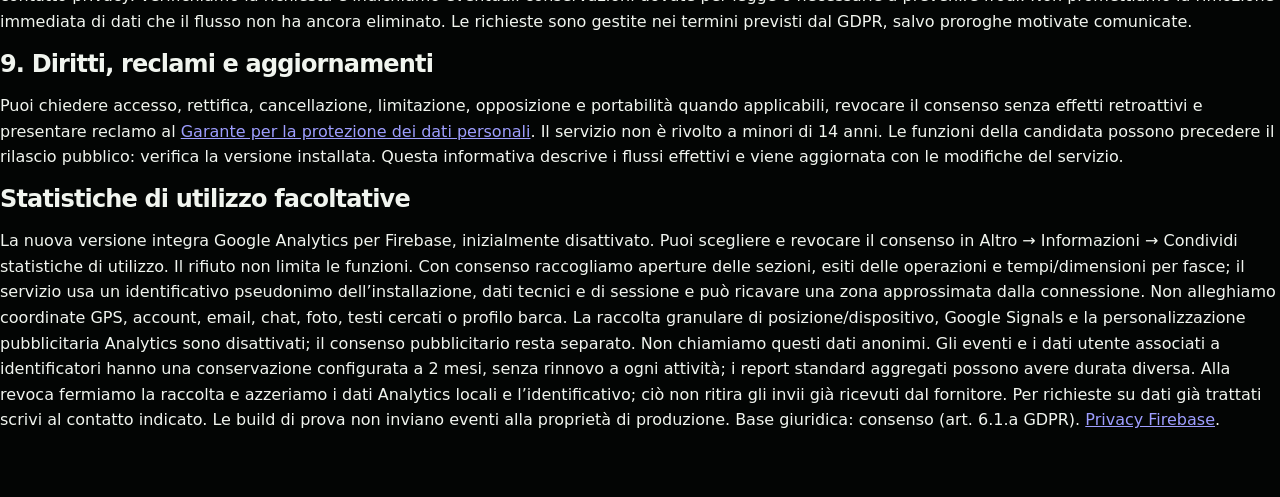
<file: privacy-it.html>
<!doctype html>
<html lang="it"><head><meta charset="utf-8"><meta name="viewport" content="width=device-width,initial-scale=1"><title>Informativa privacy — NautEasy</title><link rel="stylesheet" href="styles.css"></head><body><main><nav><a href="index.html">NautEasy</a><a href="privacy-en.html">English</a></nav><h1>Informativa privacy</h1><p class="muted">Aggiornamento: 16/11/2026</p>
<section><h2>1. Titolare e contatti</h2><p>Il titolare del trattamento è Francesco Rodella, Italia. Per assistenza e diritti privacy: <a href="mailto:nauteasy@gmail.com">nauteasy@gmail.com</a>.</p></section>
<section><h2>2. Dati locali e permessi</h2><p>Tracce, rotte, waypoint, profili barca e motore, preferenze e copie offline sono salvati sul dispositivo. La posizione serve alle funzioni che la richiedono. Il background viene usato durante registrazioni, navigazione o avvisi attivi. Puoi modificare i permessi nelle impostazioni iOS; i permessi di sistema non equivalgono al consenso pubblicitario. Foto scelte volontariamente possono essere allegate ai contenuti: evita persone o informazioni di terzi.</p></section>
<section><h2>3. Account e condivisioni</h2><p>Firebase/Google gestisce autenticazione e dati account (email, nome o nickname, identificativo e provider). Community, chat, backup e condivisioni inviano i dati necessari a Firebase. Pubblicando un contributo rendi visibili i contenuti e il nickname ai destinatari previsti dalla funzione. Le condivisioni di posizione della Flotta richiedono una scelta esplicita: interrompile dal relativo comando. Non inserire dati che non hai diritto di condividere.</p></section>
<section><h2>4. Meteo, mappe e servizi esterni</h2><p>La nuova versione usa MET Norway per le previsioni atmosferiche: le coordinate sono troncate a quattro decimali; il provider riceve comunque IP e coordinate della richiesta. Fonti locali (Comune di Venezia/CPSM, ISPRA, ARPAV e DHMZ dove presenti) e Copernicus Marine forniscono dati distinti con copertura propria. Le versioni precedenti possono usare ancora Open-Meteo; le copie storiche non vengono rinominate come dati del nuovo provider. Mappe e ricerca possono contattare OpenFreeMap, OpenStreetMap/Overpass/OpenSeaMap e Photon; pacchetti e altri servizi passano anche da Cloudflare. MIMIT e AISStream alimentano le rispettive funzioni. La ricerca trasmette il testo cercato o le coordinate della mappa e l’indirizzo IP al provider. Questi operatori ricevono i dati tecnici necessari alla richiesta; il motore cartografico MapLibre funziona nel dispositivo.</p></section>
<section><h2>5. Assistente AI facoltativo</h2><p>Nella nuova versione, prima di avviare l’analisi devi autorizzare nella schermata AI l’invio della località e delle coordinate selezionate, del riepilogo meteo e del profilo barca/motore a Cloudflare Workers AI. Il token Firebase autentica la richiesta al servizio NautEasy; non è un dato da inserire nel testo dell’analisi. Senza autorizzazione non parte la richiesta AI. Puoi disattivare la scelta per le richieste successive e il consenso non è memorizzato dopo la chiusura della schermata. Non inviare dati sensibili nel contenuto. La risposta è automatica e può essere errata: non decide se una navigazione sia sicura.</p></section>
<section><h2>6. Pubblicità e abbonamenti</h2><p>La versione Free può mostrare banner Google AdMob non personalizzati. Il modulo Google UMP raccoglie le scelte quando necessario; le puoi riaprire in Altro → Info e condizioni → Preferenze pubblicitarie. Prima del completamento del controllo del consenso non partono richieste di annunci. Annunci non personalizzati possono comunque comportare trattamento di identificativi e dati tecnici per erogazione, misurazione e prevenzione frodi. Non inviamo il GPS ai banner e non avviamo intenzionalmente tracking tra app. Gli annunci non sono mostrati durante navigazione, registrazione, Anchor Watch o allarmi, né con Premium. Quando disponibili, acquisti e rinnovi sono elaborati da Apple: NautEasy non riceve il numero della carta. Prezzo, durata e prova idonea sono quelli mostrati dall’App Store.</p></section>
<section><h2>7. Finalità, basi e fornitori</h2><p>Usiamo i dati necessari per fornire le funzioni richieste (art. 6.1.b GDPR), per obblighi di legge dove applicabili (art. 6.1.c) e per sicurezza e prevenzione abusi sulla base del legittimo interesse, con minimizzazione (art. 6.1.f). L’AI facoltativa e i trattamenti pubblicitari che lo richiedono si basano sul consenso, revocabile per il futuro (art. 6.1.a). Gli SDK Google possono inviare diagnostica tecnica, prestazioni e informazioni sulle interazioni necessarie alle proprie funzioni, indipendentemente dal consenso separato alle statistiche di utilizzo. Google/Firebase, Cloudflare, Apple e i provider indicati operano secondo i rispettivi ruoli contrattuali e informative. Alcuni trattamenti possono avvenire fuori dallo SEE secondo i meccanismi applicabili del fornitore: non dichiariamo che tutti i dati restino in Italia. <a href="https://policies.google.com/privacy">Privacy Google</a> · <a href="https://www.cloudflare.com/privacypolicy/">Privacy Cloudflare</a> · <a href="https://www.met.no/en/About-us/privacy">Privacy MET Norway</a>.</p></section>
<section><h2>8. Conservazione, esportazione e cancellazione</h2><p>I dati locali restano fino alla loro eliminazione e le cache sono sostituite secondo il tipo di dato; una copia esportata o salvata da un destinatario non è richiamabile a distanza. Puoi esportare tracce e dati dalle funzioni disponibili. In Area personale è presente la cancellazione account; nelle versioni attuali la rimozione di tutti i contenuti cloud non è ancora automatica per ogni categoria. Per completare la cancellazione di backup, chat o contenuti associati scrivi al contatto privacy: verifichiamo la richiesta e indichiamo eventuali conservazioni dovute per legge o necessarie a prevenire frodi. Non promettiamo la rimozione immediata di dati che il flusso non ha ancora eliminato. Le richieste sono gestite nei termini previsti dal GDPR, salvo proroghe motivate comunicate.</p></section>
<section><h2>9. Diritti, reclami e aggiornamenti</h2><p>Puoi chiedere accesso, rettifica, cancellazione, limitazione, opposizione e portabilità quando applicabili, revocare il consenso senza effetti retroattivi e presentare reclamo al <a href="https://www.garanteprivacy.it/">Garante per la protezione dei dati personali</a>. Il servizio non è rivolto a minori di 14 anni. Le funzioni della candidata possono precedere il rilascio pubblico: verifica la versione installata. Questa informativa descrive i flussi effettivi e viene aggiornata con le modifiche del servizio.</p></section>
<section><h2>Statistiche di utilizzo facoltative</h2><p>La nuova versione integra Google Analytics per Firebase, inizialmente disattivato. Puoi scegliere e revocare il consenso in Altro → Informazioni → Condividi statistiche di utilizzo. Il rifiuto non limita le funzioni. Con consenso raccogliamo aperture delle sezioni, esiti delle operazioni e tempi/dimensioni per fasce; il servizio usa un identificativo pseudonimo dell’installazione, dati tecnici e di sessione e può ricavare una zona approssimata dalla connessione. Non alleghiamo coordinate GPS, account, email, chat, foto, testi cercati o profilo barca. La raccolta granulare di posizione/dispositivo, Google Signals e la personalizzazione pubblicitaria Analytics sono disattivati; il consenso pubblicitario resta separato. Non chiamiamo questi dati anonimi. Gli eventi e i dati utente associati a identificatori hanno una conservazione configurata a 2 mesi, senza rinnovo a ogni attività; i report standard aggregati possono avere durata diversa. Alla revoca fermiamo la raccolta e azzeriamo i dati Analytics locali e l’identificativo; ciò non ritira gli invii già ricevuti dal fornitore. Per richieste su dati già trattati scrivi al contatto indicato. Le build di prova non inviano eventi alla proprietà di produzione. Base giuridica: consenso (art. 6.1.a GDPR). <a href="https://firebase.google.com/support/privacy">Privacy Firebase</a>.</p></section>
</main></body></html>
</file>
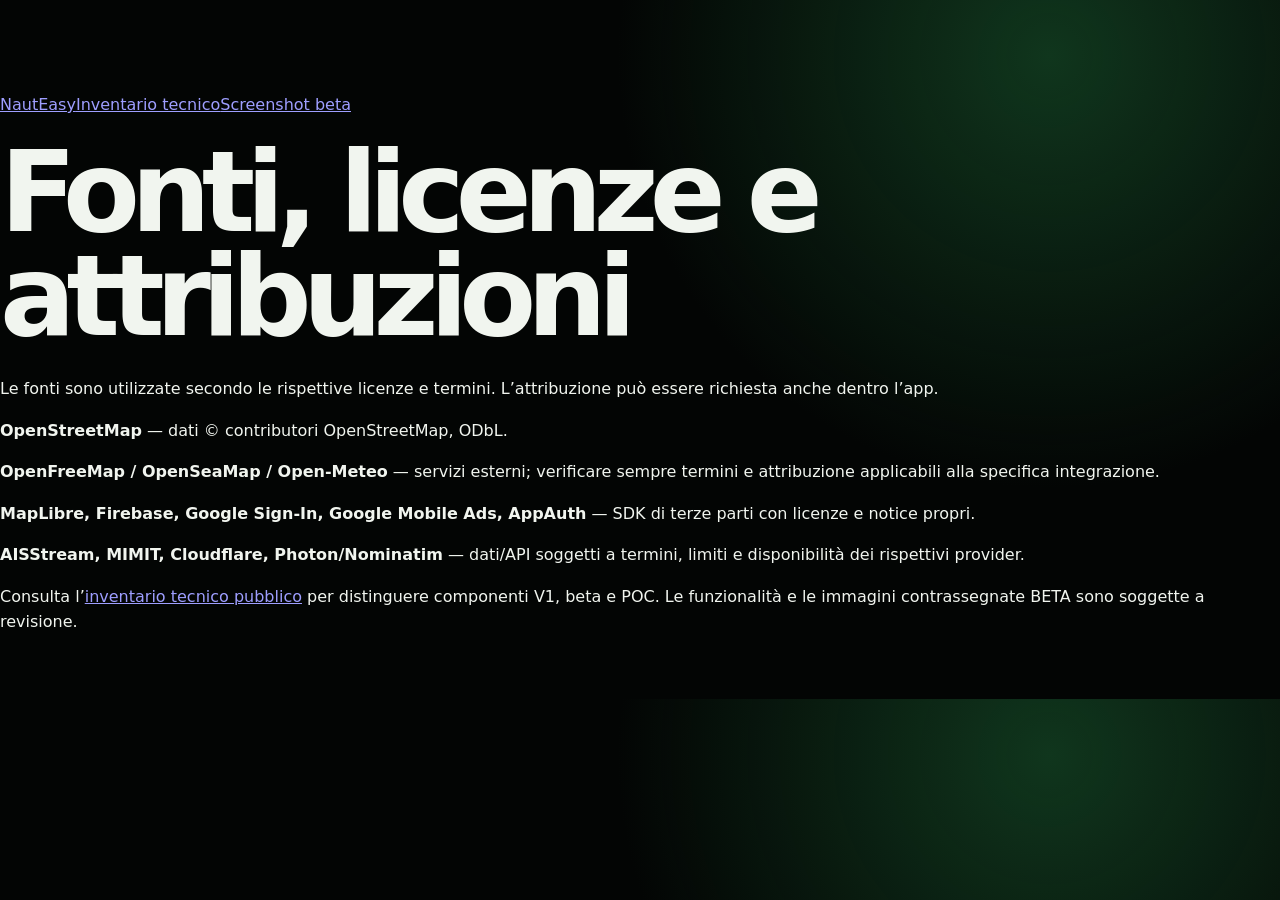
<file: references-it.html>
<!doctype html><html lang="it"><head><meta charset="utf-8"><meta name="viewport" content="width=device-width,initial-scale=1"><title>Fonti e licenze — NautEasy</title><meta name="description" content="Fonti, licenze e attribuzioni utilizzate da NautEasy."><link rel="stylesheet" href="styles.css"></head><body><main><nav><a href="index.html">NautEasy</a><a href="inventory-it.html">Inventario tecnico</a><a href="screenshots-it.html">Screenshot beta</a></nav><h1>Fonti, licenze e attribuzioni</h1><p>Le fonti sono utilizzate secondo le rispettive licenze e termini. L’attribuzione può essere richiesta anche dentro l’app.</p><div class="card"><p><strong>OpenStreetMap</strong> — dati © contributori OpenStreetMap, ODbL.</p><p><strong>OpenFreeMap / OpenSeaMap / Open-Meteo</strong> — servizi esterni; verificare sempre termini e attribuzione applicabili alla specifica integrazione.</p><p><strong>MapLibre, Firebase, Google Sign-In, Google Mobile Ads, AppAuth</strong> — SDK di terze parti con licenze e notice propri.</p><p><strong>AISStream, MIMIT, Cloudflare, Photon/Nominatim</strong> — dati/API soggetti a termini, limiti e disponibilità dei rispettivi provider.</p></div><p>Consulta l’<a href="inventory-it.html">inventario tecnico pubblico</a> per distinguere componenti V1, beta e POC. Le funzionalità e le immagini contrassegnate BETA sono soggette a revisione.</p></main></body></html>
</file>
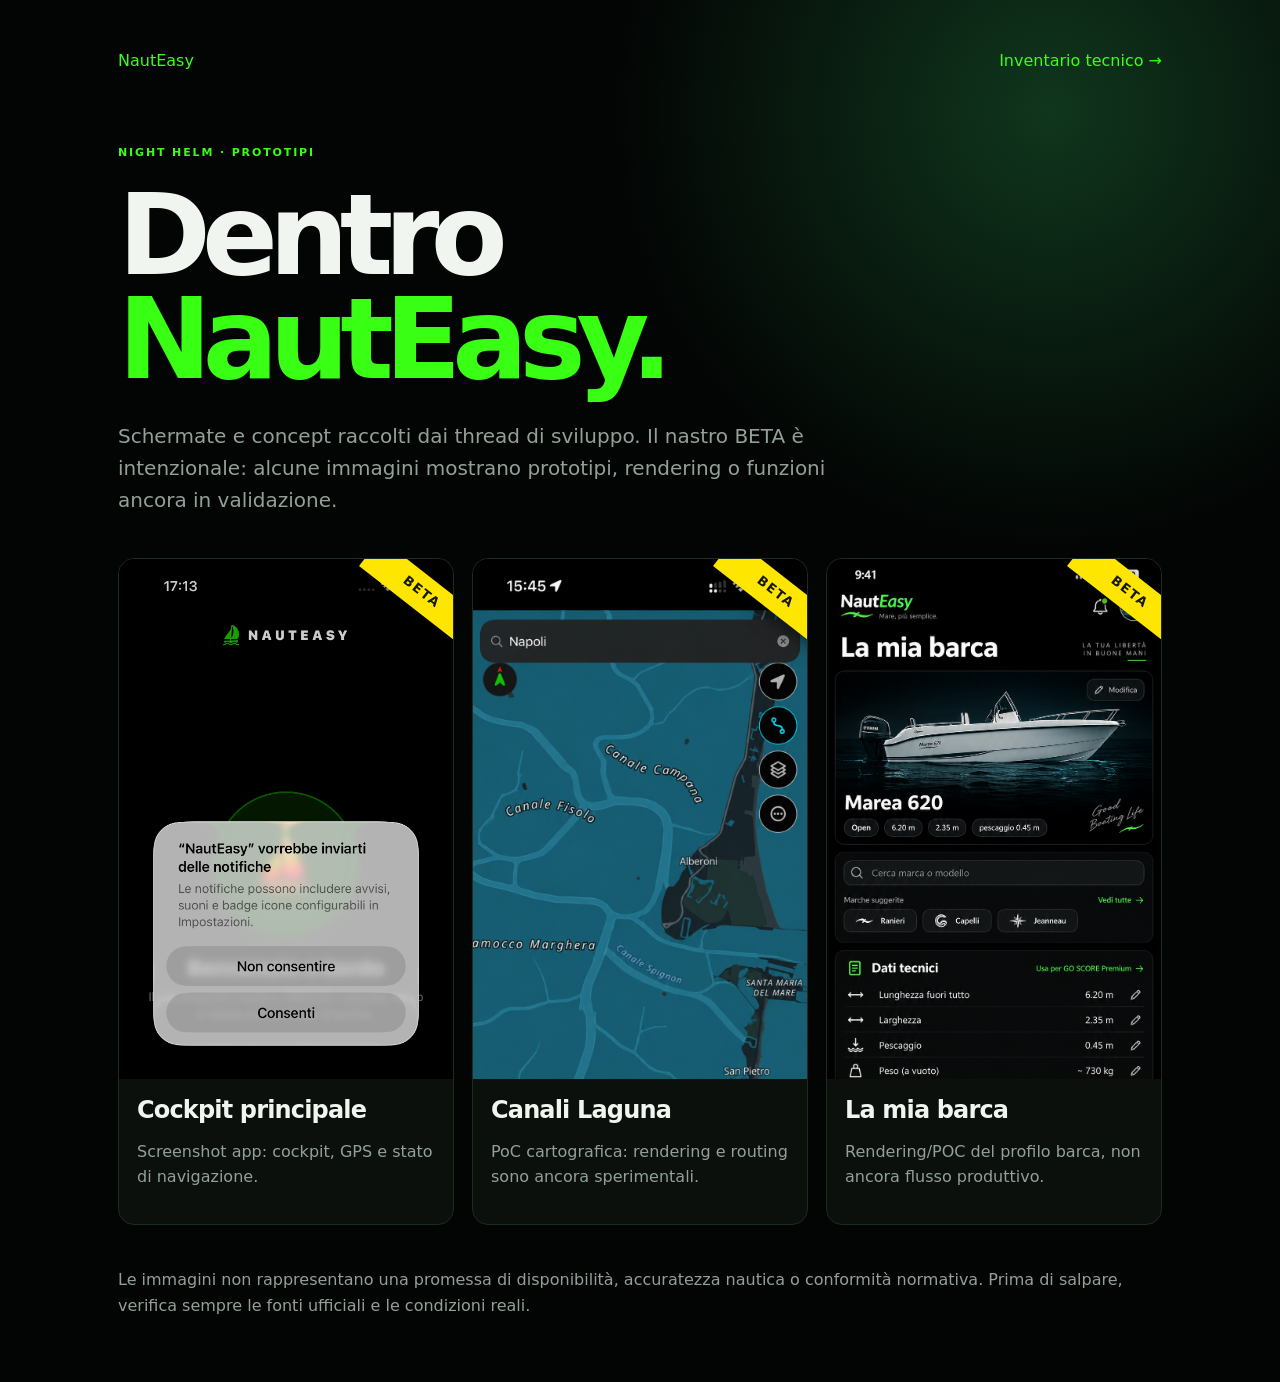
<file: screenshots-it.html>
<!doctype html><html lang="it"><head><meta charset="utf-8"><meta name="viewport" content="width=device-width,initial-scale=1"><meta name="description" content="Screenshot e prototipi NautEasy, chiaramente marcati beta."><title>Screenshot beta — NautEasy</title><link rel="stylesheet" href="styles.css"><style>main{max-width:1100px;margin:auto;padding:48px 28px}nav{display:flex;justify-content:space-between;margin-bottom:70px}nav a,.text-link{color:var(--green);text-decoration:none}.lead,.caption{color:var(--muted)}.lead{font-size:20px;max-width:720px}.gallery{display:grid;grid-template-columns:repeat(3,1fr);gap:18px;margin:42px 0}.shot{position:relative;border:1px solid var(--line);border-radius:16px;overflow:hidden;background:var(--panel)}.shot img{display:block;width:100%;height:520px;object-fit:cover;object-position:top}.shot:after{content:'BETA';position:absolute;top:16px;right:-34px;transform:rotate(38deg);background:var(--yellow);color:#171600;font-weight:900;font-size:13px;letter-spacing:.12em;padding:7px 44px;box-shadow:0 4px 18px #0008}.shot h2,.shot p{padding:0 18px}.shot h2{margin-top:18px}.shot p{padding-bottom:18px}.note{color:var(--muted)}@media(max-width:800px){main{padding:32px 18px}.gallery{grid-template-columns:1fr}.shot img{height:auto;max-height:none}}
</style></head><body><main><nav><a href="index.html">NautEasy</a><a href="inventory-it.html">Inventario tecnico →</a></nav><div class="eyebrow">NIGHT HELM · PROTOTIPI</div><h1>Dentro<br><em>NautEasy.</em></h1><p class="lead">Schermate e concept raccolti dai thread di sviluppo. Il nastro BETA è intenzionale: alcune immagini mostrano prototipi, rendering o funzioni ancora in validazione.</p><section class="gallery"><article class="shot"><img src="assets/nauteasy-home.png" alt="Screenshot della schermata principale NautEasy"><h2>Cockpit principale</h2><p class="caption">Screenshot app: cockpit, GPS e stato di navigazione.</p></article><article class="shot"><img src="assets/nauteasy-channels-beta.png" alt="Prototipo NautEasy dei canali della Laguna"><h2>Canali Laguna</h2><p class="caption">PoC cartografica: rendering e routing sono ancora sperimentali.</p></article><article class="shot"><img src="assets/nauteasy-boat-profile-beta.png" alt="Prototipo NautEasy del profilo della barca"><h2>La mia barca</h2><p class="caption">Rendering/POC del profilo barca, non ancora flusso produttivo.</p></article></section><p class="note">Le immagini non rappresentano una promessa di disponibilità, accuratezza nautica o conformità normativa. Prima di salpare, verifica sempre le fonti ufficiali e le condizioni reali.</p></main></body></html>
</file>
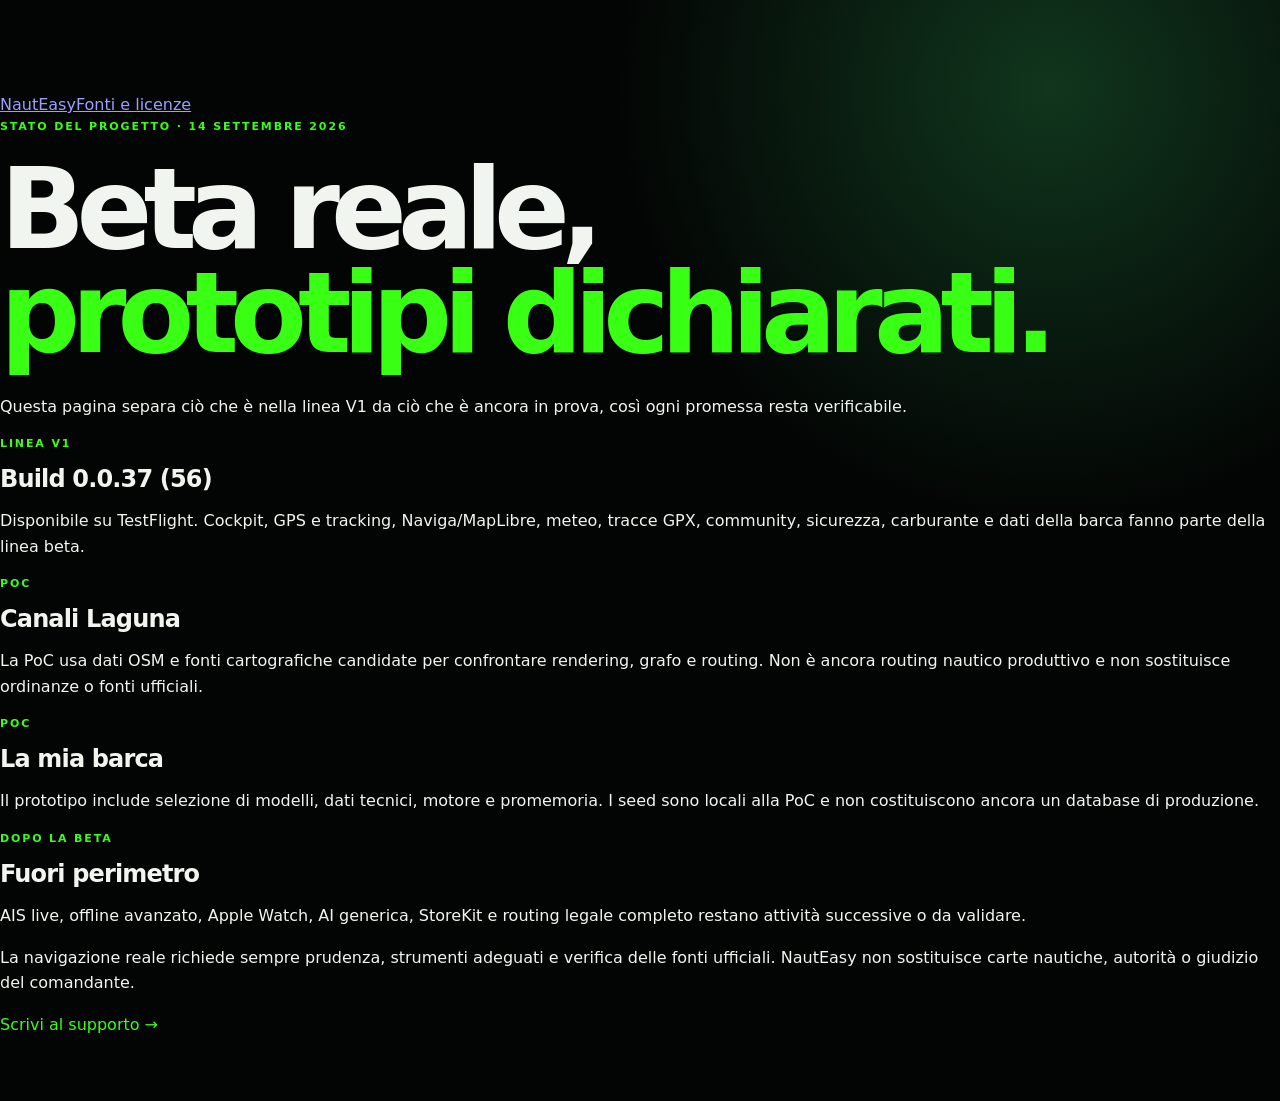
<file: status-it.html>
<!doctype html><html lang="it"><head><meta charset="utf-8"><meta name="viewport" content="width=device-width,initial-scale=1"><meta name="description" content="Stato pubblico del progetto NautEasy."><title>Stato del progetto — NautEasy</title><link rel="stylesheet" href="styles.css"></head><body><main><nav><a href="index.html">NautEasy</a><a href="references-it.html">Fonti e licenze</a></nav><div class="eyebrow">STATO DEL PROGETTO · 14 SETTEMBRE 2026</div><h1>Beta reale,<br><em>prototipi dichiarati.</em></h1><p class="lead">Questa pagina separa ciò che è nella linea V1 da ciò che è ancora in prova, così ogni promessa resta verificabile.</p><section class="status-page-grid"><article class="card"><div class="eyebrow">LINEA V1</div><h2>Build 0.0.37 (56)</h2><p>Disponibile su TestFlight. Cockpit, GPS e tracking, Naviga/MapLibre, meteo, tracce GPX, community, sicurezza, carburante e dati della barca fanno parte della linea beta.</p></article><article class="card"><div class="eyebrow">POC</div><h2>Canali Laguna</h2><p>La PoC usa dati OSM e fonti cartografiche candidate per confrontare rendering, grafo e routing. Non è ancora routing nautico produttivo e non sostituisce ordinanze o fonti ufficiali.</p></article><article class="card"><div class="eyebrow">POC</div><h2>La mia barca</h2><p>Il prototipo include selezione di modelli, dati tecnici, motore e promemoria. I seed sono locali alla PoC e non costituiscono ancora un database di produzione.</p></article><article class="card"><div class="eyebrow">DOPO LA BETA</div><h2>Fuori perimetro</h2><p>AIS live, offline avanzato, Apple Watch, AI generica, StoreKit e routing legale completo restano attività successive o da validare.</p></article></section><p class="note">La navigazione reale richiede sempre prudenza, strumenti adeguati e verifica delle fonti ufficiali. NautEasy non sostituisce carte nautiche, autorità o giudizio del comandante.</p><p><a class="text-link" href="mailto:nauteasy@icloud.com?subject=NautEasy%20support">Scrivi al supporto →</a></p></main></body></html>
</file>
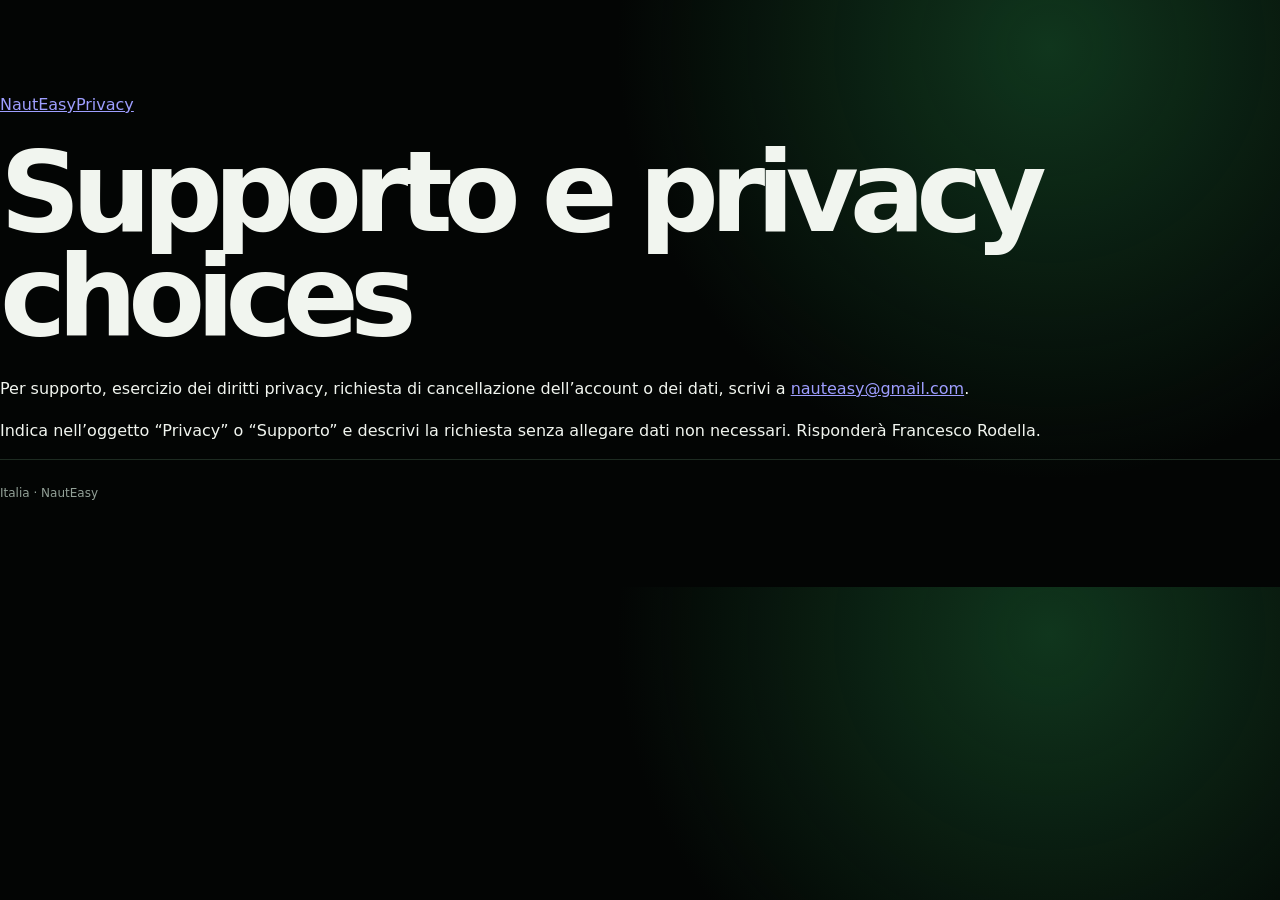
<file: support-it.html>
<!doctype html><html lang="it"><head><meta charset="utf-8"><meta name="viewport" content="width=device-width,initial-scale=1"><title>Supporto — NautEasy</title><link rel="stylesheet" href="styles.css"></head><body><main><nav><a href="index.html">NautEasy</a><a href="privacy-it.html">Privacy</a></nav><h1>Supporto e privacy choices</h1><p>Per supporto, esercizio dei diritti privacy, richiesta di cancellazione dell’account o dei dati, scrivi a <a href="mailto:nauteasy@gmail.com">nauteasy@gmail.com</a>.</p><p>Indica nell’oggetto “Privacy” o “Supporto” e descrivi la richiesta senza allegare dati non necessari. Risponderà Francesco Rodella.</p><footer>Italia · NautEasy</footer></main></body></html>
</file>
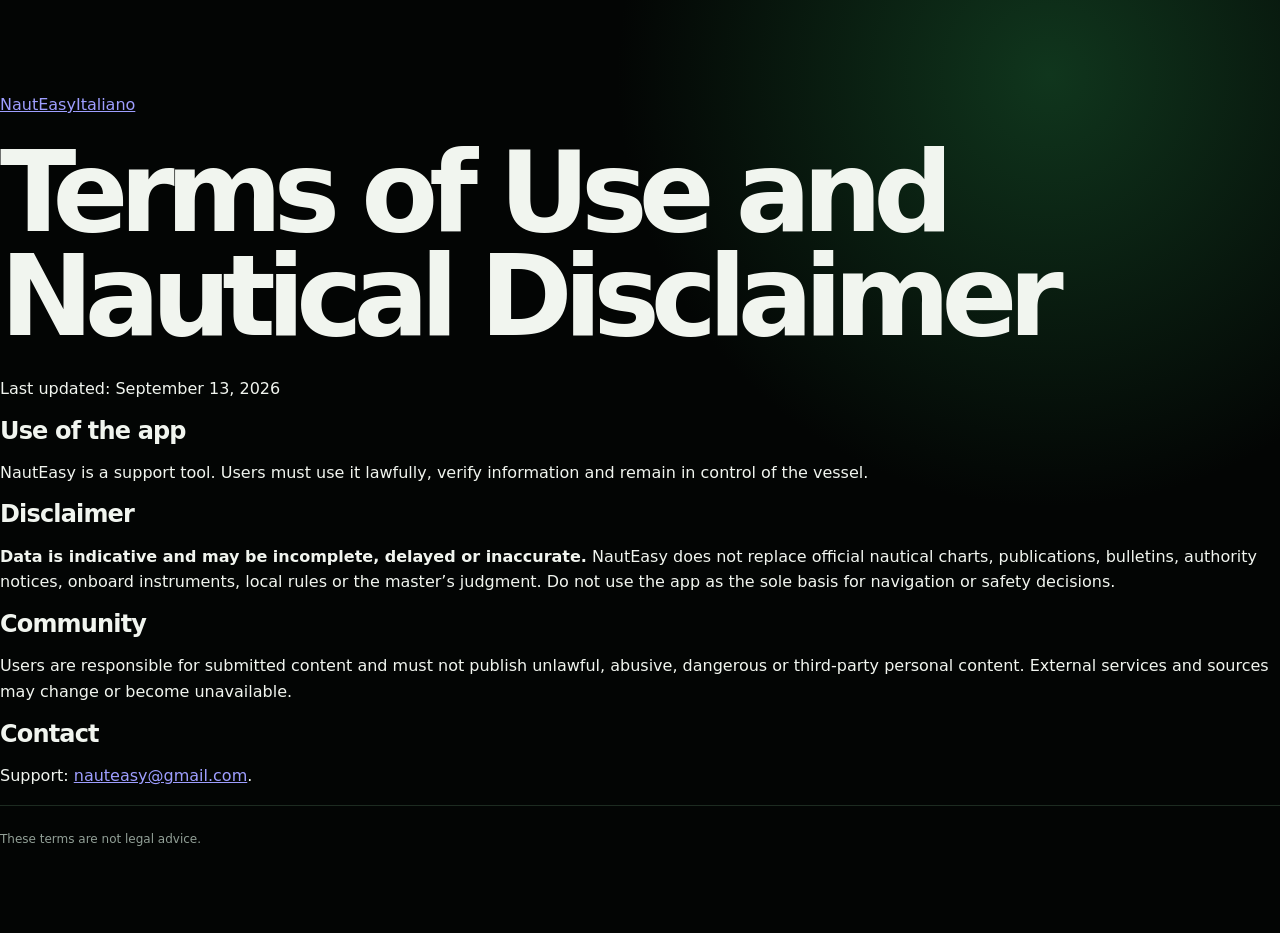
<file: terms-en.html>
<!doctype html><html lang="en"><head><meta charset="utf-8"><meta name="viewport" content="width=device-width,initial-scale=1"><title>Terms — NautEasy</title><link rel="stylesheet" href="styles.css"></head><body><main><nav><a href="index.html">NautEasy</a><a href="terms-it.html">Italiano</a></nav><h1>Terms of Use and Nautical Disclaimer</h1><p class="muted">Last updated: September 13, 2026</p><h2>Use of the app</h2><p>NautEasy is a support tool. Users must use it lawfully, verify information and remain in control of the vessel.</p><h2>Disclaimer</h2><p><strong>Data is indicative and may be incomplete, delayed or inaccurate.</strong> NautEasy does not replace official nautical charts, publications, bulletins, authority notices, onboard instruments, local rules or the master’s judgment. Do not use the app as the sole basis for navigation or safety decisions.</p><h2>Community</h2><p>Users are responsible for submitted content and must not publish unlawful, abusive, dangerous or third-party personal content. External services and sources may change or become unavailable.</p><h2>Contact</h2><p>Support: <a href="mailto:nauteasy@gmail.com">nauteasy@gmail.com</a>.</p><footer>These terms are not legal advice.</footer></main></body></html>
</file>
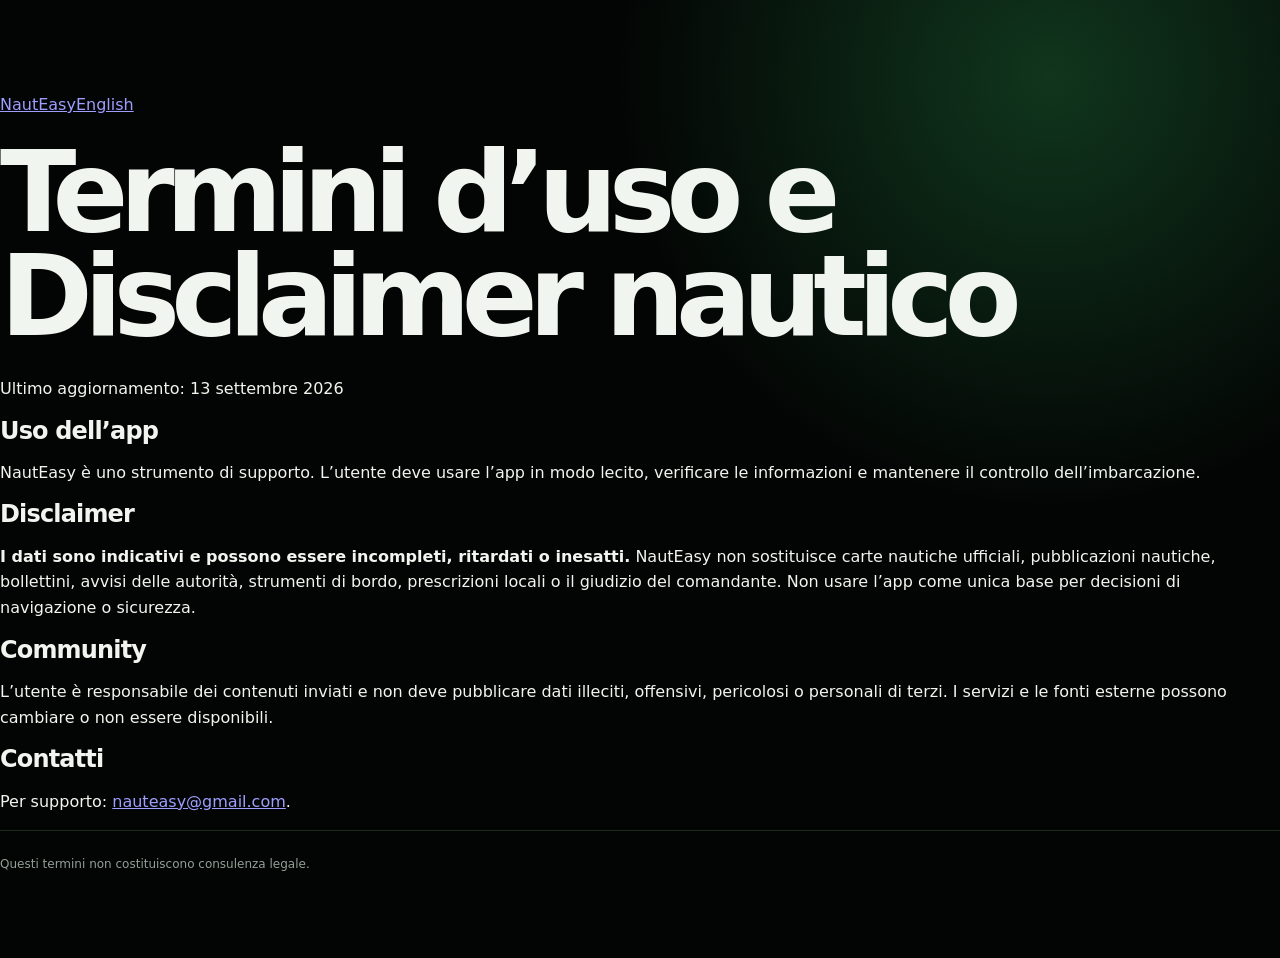
<file: terms-it.html>
<!doctype html><html lang="it"><head><meta charset="utf-8"><meta name="viewport" content="width=device-width,initial-scale=1"><title>Termini — NautEasy</title><link rel="stylesheet" href="styles.css"></head><body><main><nav><a href="index.html">NautEasy</a><a href="terms-en.html">English</a></nav><h1>Termini d’uso e Disclaimer nautico</h1><p class="muted">Ultimo aggiornamento: 13 settembre 2026</p><h2>Uso dell’app</h2><p>NautEasy è uno strumento di supporto. L’utente deve usare l’app in modo lecito, verificare le informazioni e mantenere il controllo dell’imbarcazione.</p><h2>Disclaimer</h2><p><strong>I dati sono indicativi e possono essere incompleti, ritardati o inesatti.</strong> NautEasy non sostituisce carte nautiche ufficiali, pubblicazioni nautiche, bollettini, avvisi delle autorità, strumenti di bordo, prescrizioni locali o il giudizio del comandante. Non usare l’app come unica base per decisioni di navigazione o sicurezza.</p><h2>Community</h2><p>L’utente è responsabile dei contenuti inviati e non deve pubblicare dati illeciti, offensivi, pericolosi o personali di terzi. I servizi e le fonti esterne possono cambiare o non essere disponibili.</p><h2>Contatti</h2><p>Per supporto: <a href="mailto:nauteasy@gmail.com">nauteasy@gmail.com</a>.</p><footer>Questi termini non costituiscono consulenza legale.</footer></main></body></html>
</file>
<file: styles.css>
:root{color-scheme:dark;--bg:#030504;--panel:#0b100d;--line:#1d2b21;--text:#f1f5ef;--muted:#92a097;--green:#39ff14;--cyan:#00e5ff;--yellow:#ffe600}*{box-sizing:border-box}html{scroll-behavior:smooth}body{margin:0;background:radial-gradient(circle at 82% 8%,#10361d 0,transparent 27rem),var(--bg);color:var(--text);font:16px/1.6 Inter,ui-sans-serif,system-ui,-apple-system,BlinkMacSystemFont,"Segoe UI",sans-serif}.shell{max-width:1180px;margin:auto;padding:0 28px}.topbar{height:82px;display:flex;align-items:center;justify-content:space-between;border-bottom:1px solid var(--line)}.brand{display:inline-flex;align-items:center;gap:10px;color:var(--text);font-weight:800;letter-spacing:-.02em;text-decoration:none}.brand-mark{display:grid;place-items:center;width:30px;height:30px;border:1px solid var(--green);border-radius:9px;color:var(--green);font-size:15px;box-shadow:0 0 18px #39ff1433}.topbar nav{display:flex;align-items:center;gap:28px}.topbar a{color:var(--muted);text-decoration:none;font-size:14px}.topbar nav a:hover,.topbar .lang{color:var(--green)}main{padding:92px 0 48px}.hero{max-width:720px}.eyebrow{color:var(--green);font-size:11px;font-weight:800;letter-spacing:.17em}.pulse{display:inline-block;width:7px;height:7px;border-radius:50%;background:var(--green);box-shadow:0 0 12px var(--green);margin-right:8px}h1{font-size:clamp(56px,9vw,112px);line-height:.93;letter-spacing:-.08em;margin:22px 0 28px}h1 em{font-style:normal;color:var(--green)}h2{line-height:1.1;letter-spacing:-.035em;margin:13px 0;font-size:24px}.hero-copy{max-width:570px;color:var(--muted);font-size:19px;line-height:1.55}.hero-actions{display:flex;gap:12px;margin-top:30px}.button{display:inline-flex;gap:18px;align-items:center;padding:13px 18px;border-radius:8px;text-decoration:none;font-weight:700;font-size:14px}.primary{background:var(--green);color:#031005}.ghost{border:1px solid var(--line);color:var(--text)}.button span{font-size:18px}.hero-note{color:#65746b;font-size:12px;margin-top:18px}.cockpit-card{position:relative;overflow:hidden;min-height:300px;margin:82px 0 30px;border:1px solid #28452f;border-radius:18px;background:linear-gradient(135deg,#08130b,#07100d 55%,#0a1b19);box-shadow:0 25px 90px #00e5ff0b}.radar{position:absolute;left:8%;top:50%;transform:translateY(-50%);width:250px;height:250px;border-radius:50%;background:repeating-radial-gradient(circle,#39ff1410 0 1px,transparent 2px 42px),linear-gradient(90deg,transparent 49.7%,#39ff1430 50%,transparent 50.3%),linear-gradient(0deg,transparent 49.7%,#39ff1430 50%,transparent 50.3%)}.radar-ring{position:absolute;inset:20%;border:1px solid #39ff1450;border-radius:50%}.radar-ring.r2{inset:40%}.radar-line{position:absolute;width:50%;height:1px;left:50%;top:50%;background:linear-gradient(90deg,#39ff14,transparent);transform-origin:left;transform:rotate(-32deg);box-shadow:0 0 12px var(--green)}.boat{position:absolute;left:48%;top:46%;color:var(--green);font-size:23px;text-shadow:0 0 15px var(--green)}.telemetry{position:absolute;left:40%;top:70px;display:flex;flex-direction:column}.telemetry .label,.mini-weather span{font-size:11px;letter-spacing:.15em;color:var(--muted)}.telemetry strong{font-size:64px;line-height:1.1;letter-spacing:-.07em}.telemetry small{font-size:18px;color:var(--green);letter-spacing:0}.telemetry-line{font-size:12px;color:var(--green)}.telemetry-line i{display:inline-block;width:6px;height:6px;background:var(--green);border-radius:50%;margin-right:6px}.mini-weather{position:absolute;right:8%;top:75px;display:flex;flex-direction:column;gap:4px;color:var(--muted);text-align:right}.mini-weather strong{font-size:54px;line-height:1;color:var(--yellow);letter-spacing:-.08em}.feature-grid{display:grid;grid-template-columns:repeat(3,1fr);gap:16px}.feature-grid article,.trust,.legal{border-top:1px solid var(--line);padding:26px 4px}.feature-grid p,.trust p{color:var(--muted);max-width:290px}.icon{font-size:28px;color:var(--green)}.icon.yellow{color:var(--yellow)}.icon.cyan{color:var(--cyan)}.trust{display:flex;justify-content:space-between;align-items:end;margin-top:100px;gap:30px}.trust h2{font-size:42px}.text-link{color:var(--green);text-decoration:none;white-space:nowrap}.text-link span{margin-left:18px}.legal{margin-top:100px}.legal h2{font-size:38px;max-width:500px;margin-bottom:30px}.legal-links{display:grid;grid-template-columns:repeat(2,1fr);gap:1px;background:var(--line);border:1px solid var(--line)}.legal-links a{display:flex;justify-content:space-between;gap:20px;padding:18px;background:var(--bg);color:var(--text);text-decoration:none}.legal-links span{color:var(--muted);font-size:13px}footer{display:flex;align-items:center;gap:28px;border-top:1px solid var(--line);padding:24px 0 36px;color:var(--muted);font-size:12px}footer .brand{margin-right:auto;font-size:14px}@media(max-width:700px){.shell{padding:0 18px}.topbar nav{gap:12px}.topbar nav a:nth-child(-n+2){display:none}main{padding-top:64px}.hero-copy{font-size:17px}.cockpit-card{min-height:390px;margin-top:60px}.radar{left:50%;top:58px;transform:translateX(-50%);width:180px;height:180px}.telemetry{left:24px;top:250px}.telemetry strong{font-size:48px}.mini-weather{right:24px;top:260px}.mini-weather strong{font-size:42px}.feature-grid,.legal-links{grid-template-columns:1fr}.trust{display:block;margin-top:70px}.trust h2,.legal h2{font-size:32px}.text-link{display:block;margin-top:25px}footer{flex-wrap:wrap;gap:12px}footer .brand{flex-basis:100%}}
</file>
<file: cinematic-poc/styles.css>
:root{--ink:#050a11;--cyan:#b8edff;--muted:#d7e1e5}*{box-sizing:border-box}html{background:var(--ink);color:#fff;scroll-behavior:smooth}body{margin:0;overflow-x:hidden;font-family:Inter,system-ui,sans-serif;background:var(--ink)}nav{position:fixed;z-index:20;inset:0 0 auto;display:flex;align-items:center;gap:28px;padding:22px 5.4vw;font-size:11px}nav a{color:#fff;text-decoration:none}.logo{font-size:21px;font-weight:600;margin-right:auto}.sail{font-size:24px;margin-right:8px}.navlinks{display:flex;gap:28px}.nav-cta{padding:9px 20px;border:1px solid #9fe7ff;border-radius:22px;box-shadow:0 0 18px #5fdcff66;background:#ffffff0c}.progress{position:fixed;z-index:30;top:0;left:0;width:3px;height:100vh;background:#fff1}.progress span{display:block;height:0;background:#d4f6ff}.scene{position:relative;min-height:100vh;overflow:hidden}.hero{height:360vh;background:#07121c}.hero-placeholder{position:absolute;z-index:0;top:0;left:0;width:100%;height:100vh;background-image:linear-gradient(90deg,#040a12aa 0,#040a1244 42%,transparent 72%),linear-gradient(180deg,#02061055 0,#02061000 55%,#020610bb 100%),url('assets/hero-lagoon-temp.png');background-size:cover;background-position:center;background-repeat:no-repeat;filter:saturate(.9)}.hero-copy{position:sticky;z-index:5;top:24vh;width:min(590px,52vw);margin-left:11.7vw;padding-top:29vh}.kicker{font:10px ui-monospace;letter-spacing:.18em;color:#d7f6ff;margin-bottom:22px}.hero h1{font-size:clamp(50px,6.3vw,105px);line-height:.98;letter-spacing:-.065em;font-weight:300;margin:0 0 24px}.hero h1 em{font-style:normal}.hero p{max-width:450px;font-size:16px;line-height:1.45;color:var(--muted)}.actions{display:flex;gap:14px;flex-wrap:wrap}.cta{display:inline-flex;gap:16px;align-items:center;margin-top:18px;padding:13px 18px;border-radius:24px;text-decoration:none;font-size:12px}.cta.light{color:#07121c;background:#fff}.cta.ghost{color:#fff;border:1px solid #d8f6ff99;background:#04111b66}.phone{position:absolute;z-index:7;top:13vh;right:14vw;width:min(360px,34vw);aspect-ratio:.49;border:8px solid #101820;border-radius:47px;background:#020405;box-shadow:0 35px 80px #000e,0 0 0 1px #d4f9ff66;transform:perspective(1200px) rotateY(-17deg) rotateX(5deg) scale(.62)}.phone:before{content:'';position:absolute;z-index:8;top:8px;left:50%;width:31%;height:19px;border-radius:20px;transform:translateX(-50%);background:#020405}.display{position:absolute;inset:0;overflow:hidden;border-radius:38px;background:#07131b}.display img{position:absolute;inset:0;width:100%;height:100%;object-fit:cover;object-position:top}.display .map{opacity:0;transform:scale(1.12)}.map-breakout{height:280vh;background:#061723}.map-full{position:sticky;top:0;height:100vh;background:#0a3543;transform:scale(.22);opacity:0;overflow:hidden}.map-lines{position:absolute;inset:-20%;background:linear-gradient(40deg,#ffffff0a 1px,transparent 1px),linear-gradient(-35deg,#ffffff08 1px,transparent 1px);background-size:80px 80px}.map-lines:before,.map-lines:after{content:'';position:absolute;border:1px solid #9beeff66;border-radius:50%}.map-lines:before{width:120%;height:50%;top:28%;left:-8%}.map-lines:after{width:70%;height:25%;top:52%;left:18%;border-color:#b7ef9b66}.route{position:absolute;left:12%;top:55%;width:76%;height:3px;background:var(--cyan);box-shadow:0 0 22px var(--cyan);transform:rotate(-14deg);transform-origin:left;clip-path:inset(0 100% 0 0)}.boat-marker{position:absolute;top:48%;left:50%;font-size:26px;color:#f4ffff;opacity:0}.limit{position:absolute;top:63%;right:16%;padding:13px 15px;border:1px solid #d2f6ff99;background:#061923dd;color:#eaffff;font:18px ui-monospace;opacity:0}.end{height:100vh;display:grid;place-content:center;text-align:center;background:radial-gradient(ellipse at 50% 45%,#155064,#02070d 65%)}.end h2{font-size:clamp(48px,8vw,118px);font-weight:300;line-height:.9;letter-spacing:-.08em;margin:0}.end .cta{justify-self:center}@media(max-width:700px){nav{padding:18px 5vw}.navlinks{display:none}.nav-cta{padding:8px 12px}.hero-copy{margin-left:8vw;width:82vw;padding-top:29vh}.hero h1{font-size:58px}.hero-placeholder{background-position:center top}.phone{width:250px;right:8vw;top:34vh}.map-full{transform:scale(.18)}}@media(prefers-reduced-motion:reduce){html{scroll-behavior:auto}.phone,.map-full,.hero-copy{transform:none!important}.display .map{opacity:1}.route{clip-path:none}.boat-marker,.limit{opacity:1}}
</file>
